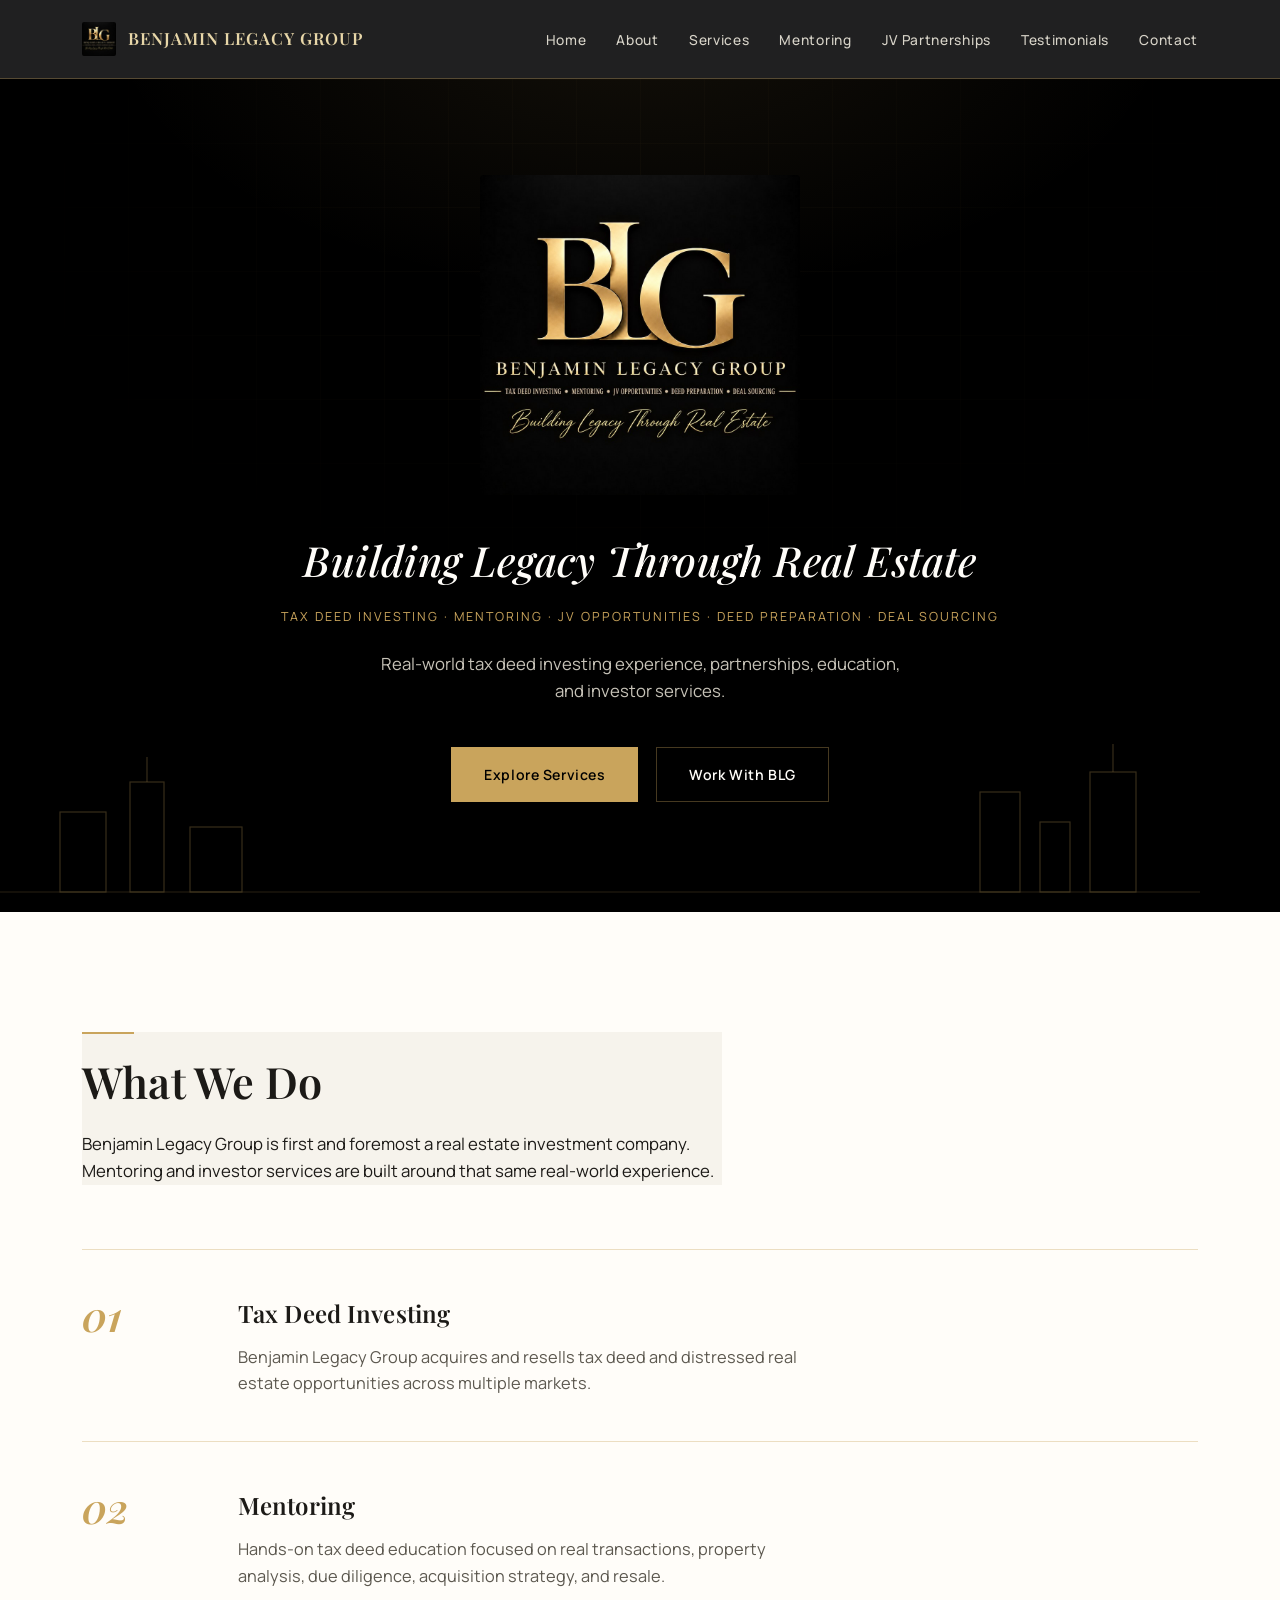
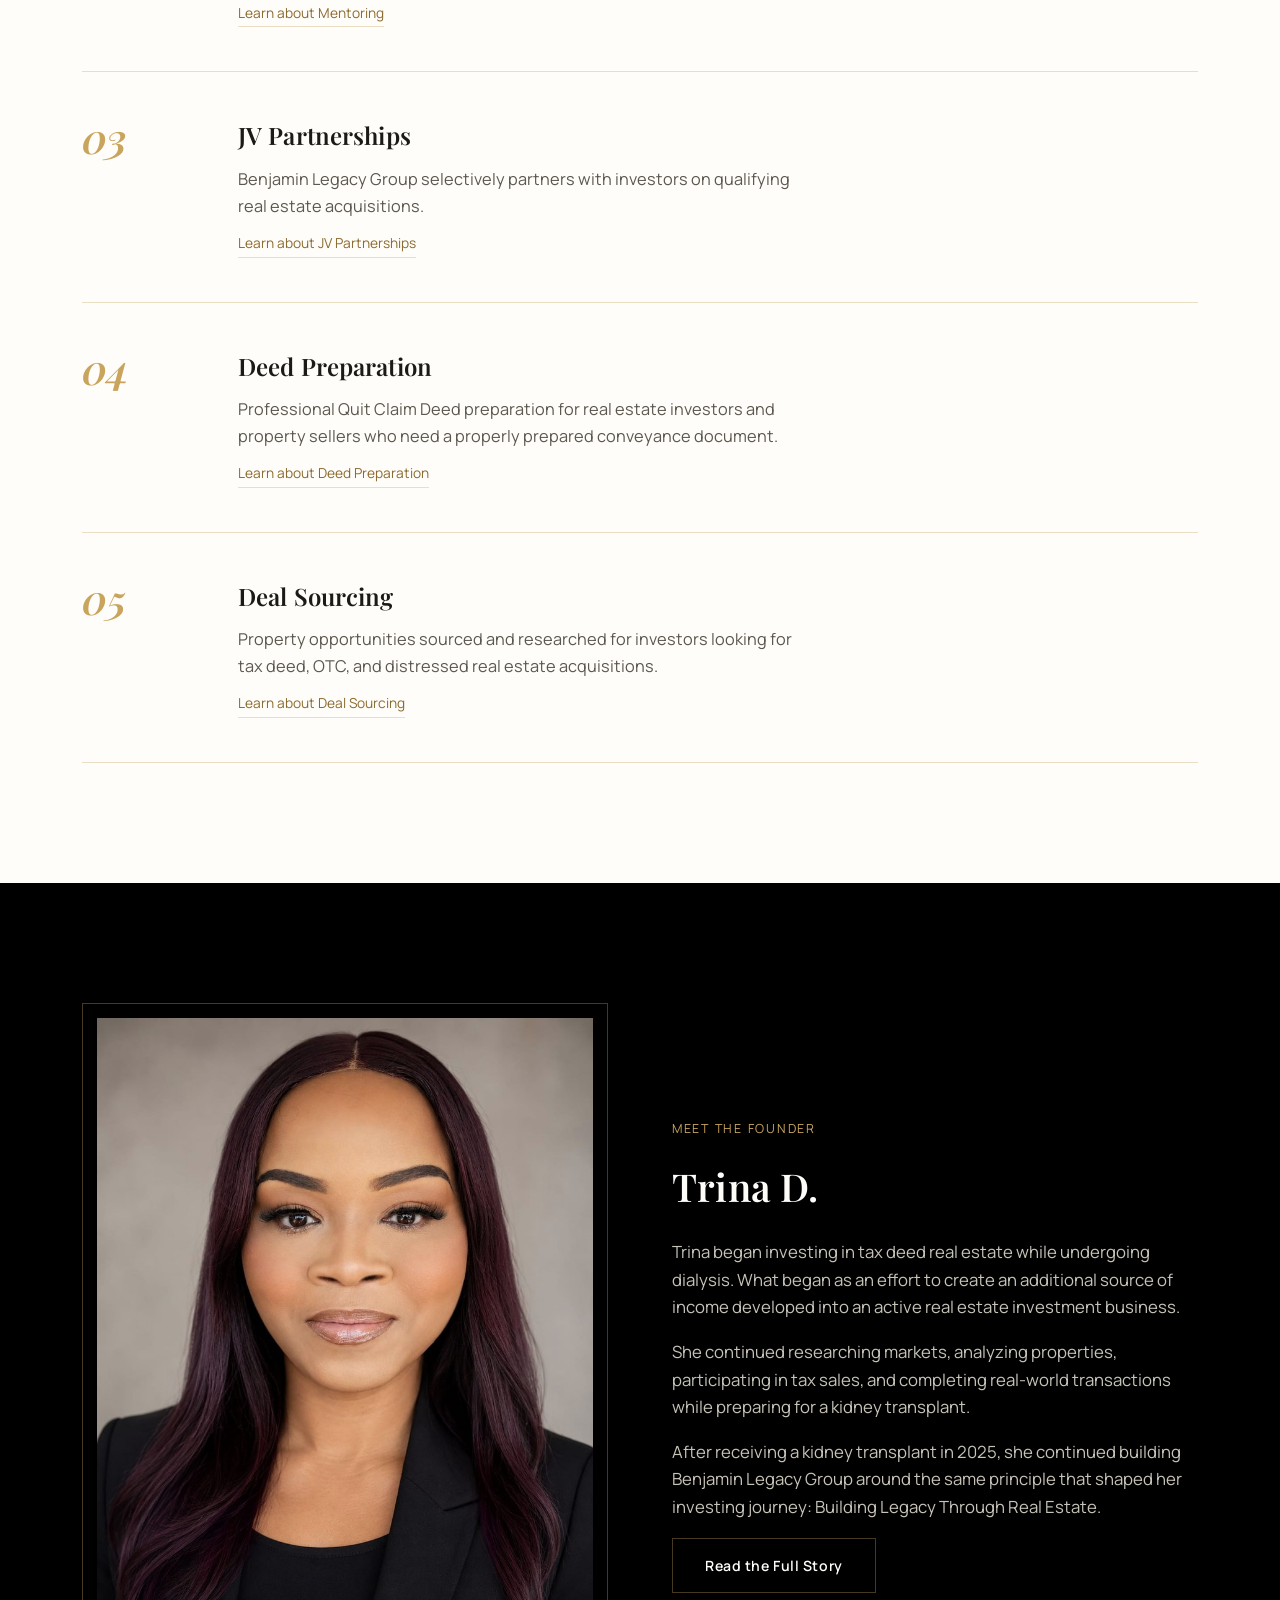
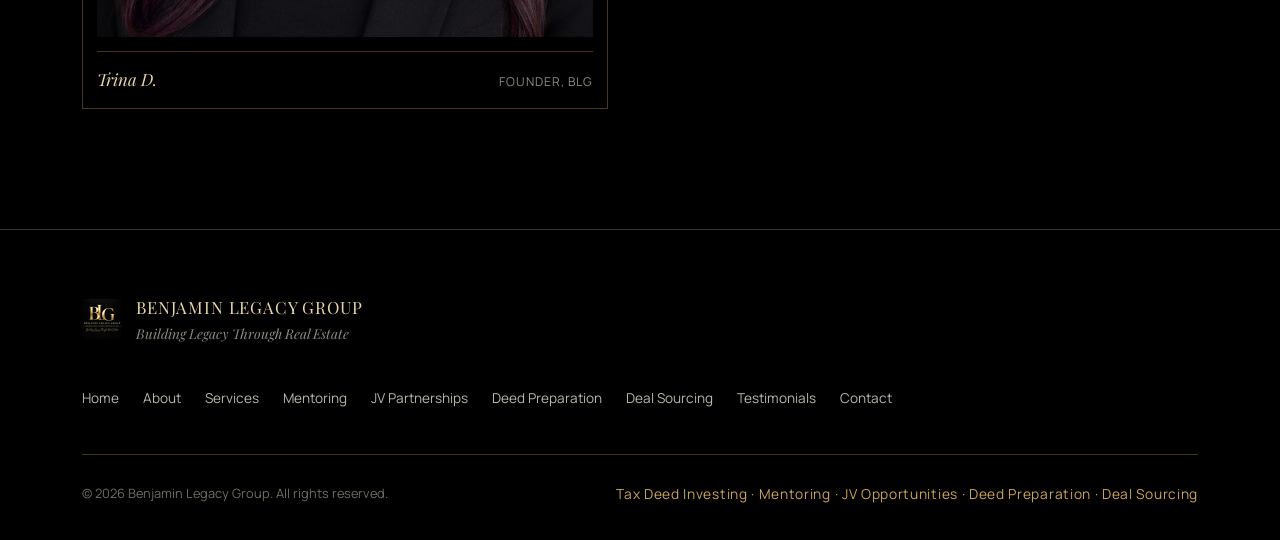
<file: index.html>
<!DOCTYPE html>
<html lang="en">
<head>
<meta charset="UTF-8">
<meta name="viewport" content="width=device-width, initial-scale=1.0">
<title>Benjamin Legacy Group — Building Legacy Through Real Estate</title>
  <link rel="icon" type="image/jpeg" href="images/logo-small.jpg">
<link rel="preconnect" href="https://fonts.googleapis.com">
<link rel="preconnect" href="https://fonts.gstatic.com" crossorigin>
<link href="https://fonts.googleapis.com/css2?family=Playfair+Display:ital,wght@0,500;0,600;0,700;1,500;1,600&family=Manrope:wght@400;500;600;700&display=swap" rel="stylesheet">
<link rel="stylesheet" href="styles.css">
</head>
<body>

<nav class="site-nav">
  <div class="nav-row">
    <a href="index.html" class="brand-mark">
      <img src="images/logo-small.jpg" alt="Benjamin Legacy Group mark">
      <span>BENJAMIN&nbsp;LEGACY&nbsp;GROUP</span>
    </a>
    <button class="nav-toggle" id="navToggle" aria-expanded="false" aria-controls="navLinks">Menu</button>
    <ul class="nav-links" id="navLinks">
      <li><a href="index.html">Home</a></li>
      <li><a href="about.html">About</a></li>
      <li class="has-dropdown">
        <a href="services.html">Services</a>
        <ul class="dropdown">
          <li><a href="deed-prep.html">Deed Preparation</a></li>
          <li><a href="deal-sourcing.html">Deal Sourcing</a></li>
        </ul>
      </li>
      <li><a href="mentoring.html">Mentoring</a></li>
      <li><a href="jv.html">JV Partnerships</a></li>
      <li><a href="testimonials.html">Testimonials</a></li>
      <li><a href="contact.html">Contact</a></li>
    </ul>
  </div>
</nav>

<header class="hero" id="home">
  <div class="container hero-inner">
    <div class="hero-logo">
      <img src="images/logo-large.jpg" alt="Benjamin Legacy Group — Building Legacy Through Real Estate">
    </div>
    <h1>Building Legacy Through Real Estate</h1>
    <div class="hero-kicker">Tax Deed Investing · Mentoring · JV Opportunities · Deed Preparation · Deal Sourcing</div>
    <p class="hero-sub">Real-world tax deed investing experience, partnerships, education, and investor services.</p>
    <div class="hero-ctas">
      <a href="services.html" class="btn btn-gold">Explore Services</a>
      <a href="contact.html" class="btn btn-outline">Work With BLG</a>
    </div>
  </div>
  <svg class="hero-skyline" viewBox="0 0 1200 190" preserveAspectRatio="none" xmlns="http://www.w3.org/2000/svg" aria-hidden="true">
    <line x1="0" y1="170" x2="1200" y2="170" stroke="rgba(201,164,92,0.4)" stroke-width="1"/>
    <g fill="none" stroke="rgba(201,164,92,0.55)" stroke-width="1.2">
      <rect x="60" y="90" width="46" height="80"/>
      <rect x="130" y="60" width="34" height="110"/>
      <rect x="190" y="105" width="52" height="65"/>
      <rect x="980" y="70" width="40" height="100"/>
      <rect x="1040" y="100" width="30" height="70"/>
      <rect x="1090" y="50" width="46" height="120"/>
      <line x1="147" y1="60" x2="147" y2="35"/>
      <line x1="1113" y1="50" x2="1113" y2="22"/>
    </g>
  </svg>
</header>

<section class="on-white" id="services">
  <div class="container">
    <div class="section-head on-light">
      <div class="rule"></div>
      <h2>What We Do</h2>
      <p>Benjamin Legacy Group is first and foremost a real estate investment company. Mentoring and investor services are built around that same real-world experience.</p>
    </div>

    <div class="service-list">
      <div class="service-row">
        <div class="service-num">01</div>
        <div><h3>Tax Deed Investing</h3>
        <p>Benjamin Legacy Group acquires and resells tax deed and distressed real estate opportunities across multiple markets.</p></div>
      </div>
      <div class="service-row">
        <div class="service-num">02</div>
        <div><h3>Mentoring</h3>
        <p>Hands-on tax deed education focused on real transactions, property analysis, due diligence, acquisition strategy, and resale.</p>
        <a class="service-link" href="mentoring.html">Learn about Mentoring</a></div>
      </div>
      <div class="service-row">
        <div class="service-num">03</div>
        <div><h3>JV Partnerships</h3>
        <p>Benjamin Legacy Group selectively partners with investors on qualifying real estate acquisitions.</p>
        <a class="service-link" href="jv.html">Learn about JV Partnerships</a></div>
      </div>
      <div class="service-row">
        <div class="service-num">04</div>
        <div><h3>Deed Preparation</h3>
        <p>Professional Quit Claim Deed preparation for real estate investors and property sellers who need a properly prepared conveyance document.</p>
        <a class="service-link" href="deed-prep.html">Learn about Deed Preparation</a></div>
      </div>
      <div class="service-row">
        <div class="service-num">05</div>
        <div><h3>Deal Sourcing</h3>
        <p>Property opportunities sourced and researched for investors looking for tax deed, OTC, and distressed real estate acquisitions.</p>
        <a class="service-link" href="deal-sourcing.html">Learn about Deal Sourcing</a></div>
      </div>
    </div>
  </div>
</section>

<section class="on-dark">
  <div class="container founder-teaser">
    <div class="founder-photo-frame">
      <img src="images/headshot.jpg" alt="Trina founder of Benjamin Legacy Group">
      <div class="founder-photo-cap">
        <span class="fp-name">Trina D.</span>
        <span class="fp-role">Founder, BLG</span>
      </div>
    </div>
    <div>
      <div class="tag">Meet the Founder</div>
      <h2>Trina D.</h2>
      <p>Trina began investing in tax deed real estate while undergoing dialysis. What began as an effort to create an additional source of income developed into an active real estate investment business.</p>
      <p>She continued researching markets, analyzing properties, participating in tax sales, and completing real-world transactions while preparing for a kidney transplant.</p>
      <p>After receiving a kidney transplant in 2025, she continued building Benjamin Legacy Group around the same principle that shaped her investing journey: Building Legacy Through Real Estate.</p>
      <a href="about.html" class="btn btn-outline">Read the Full Story</a>
    </div>
  </div>
</section>

<footer>
  <div class="container">
    <div class="footer-top">
      <div class="footer-brand">
        <img src="images/logo-small.jpg" alt="Benjamin Legacy Group mark">
        <div class="footer-brand-text">
          <div class="name">BENJAMIN LEGACY GROUP</div>
          <div class="tag">Building Legacy Through Real Estate</div>
        </div>
      </div>
      <ul class="footer-nav">
        <li><a href="index.html">Home</a></li>
        <li><a href="about.html">About</a></li>
        <li><a href="services.html">Services</a></li>
        <li><a href="mentoring.html">Mentoring</a></li>
        <li><a href="jv.html">JV Partnerships</a></li>
        <li><a href="deed-prep.html">Deed Preparation</a></li>
        <li><a href="deal-sourcing.html">Deal Sourcing</a></li>
        <li><a href="testimonials.html">Testimonials</a></li>
        <li><a href="contact.html">Contact</a></li>
      </ul>
    </div>
    <div class="footer-bottom">
      <span>&copy; 2026 Benjamin Legacy Group. All rights reserved.</span>
      <span class="services-line">Tax Deed Investing · Mentoring · JV Opportunities · Deed Preparation · Deal Sourcing</span>
    </div>
  </div>
</footer>

<script src="nav.js"></script>
</body>
</html>
</file>
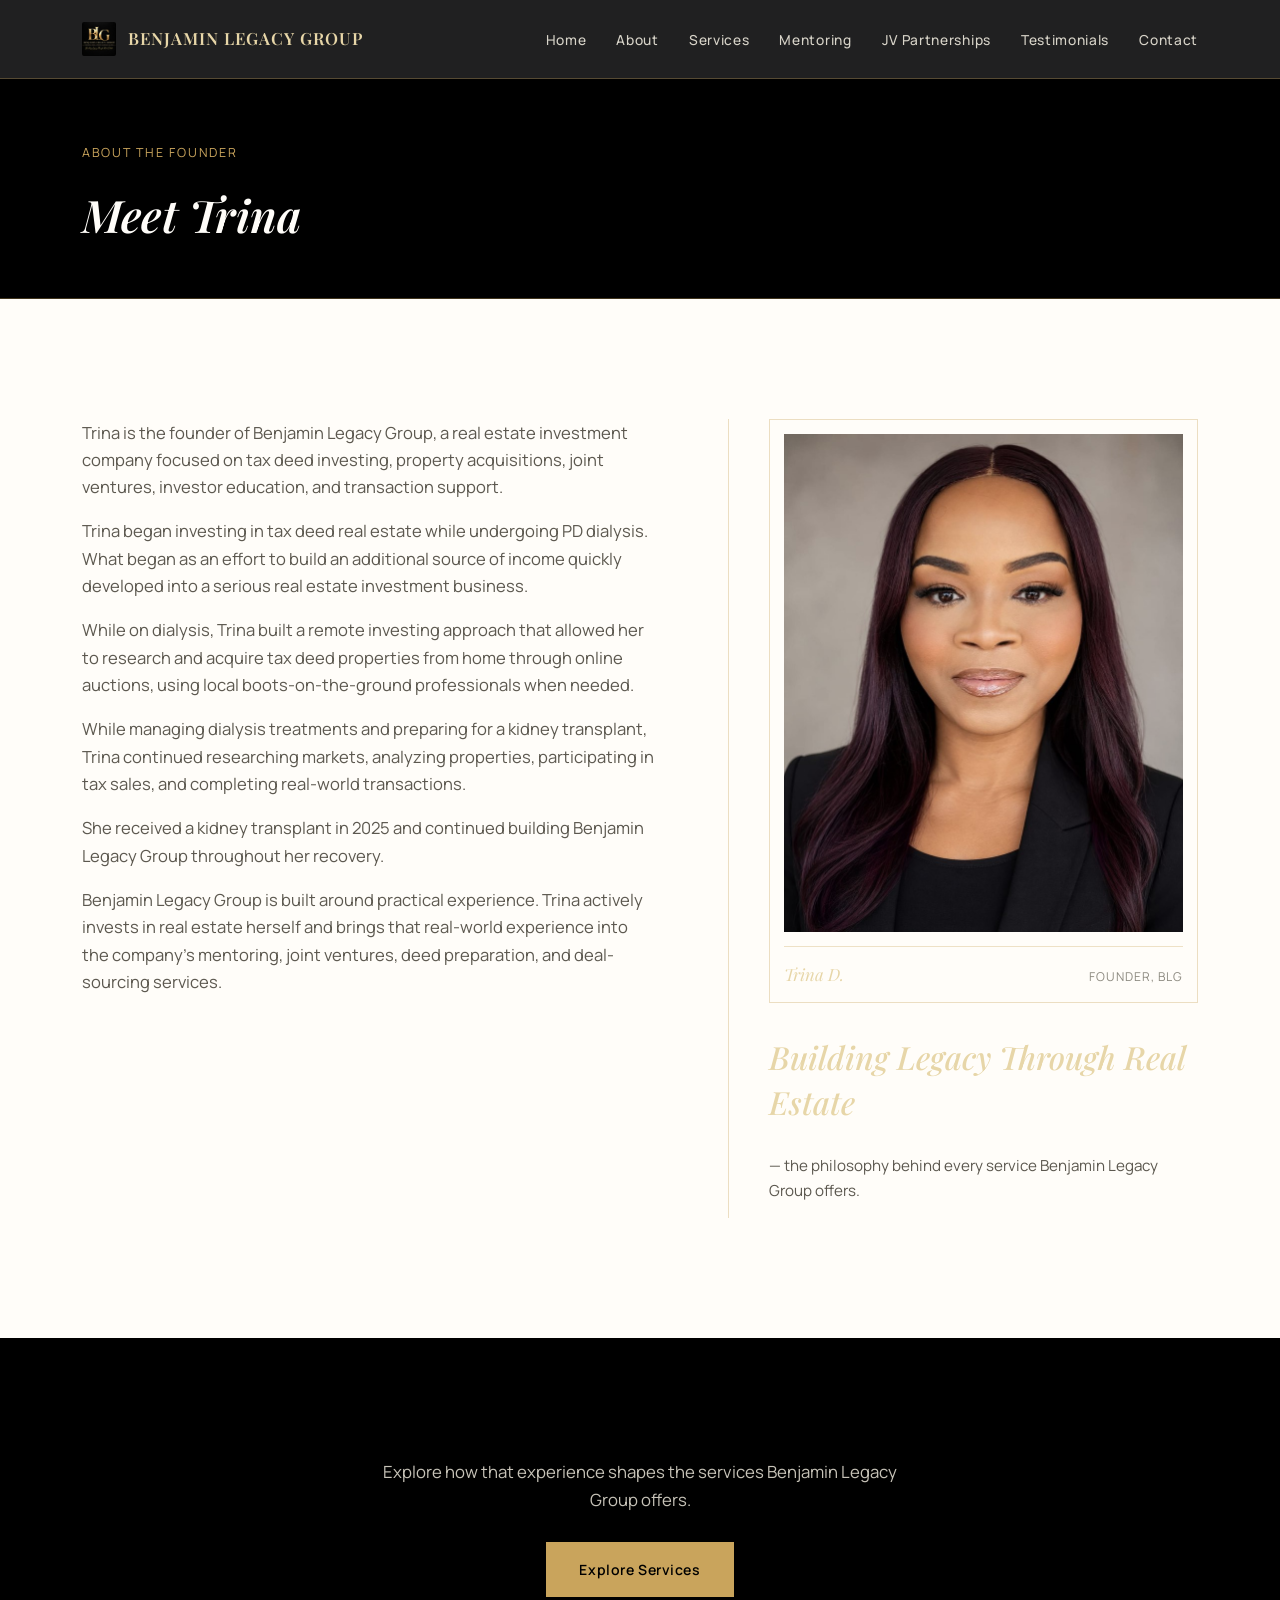
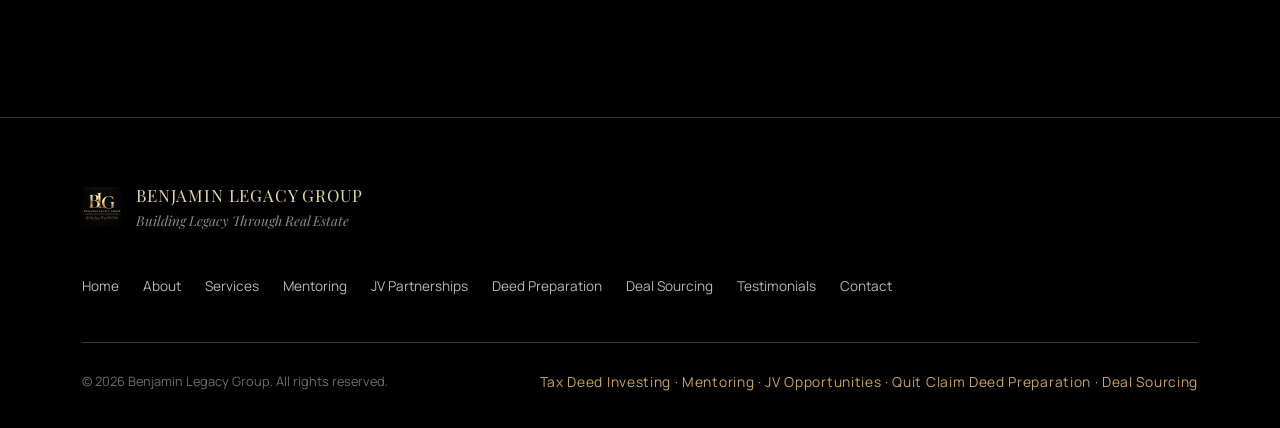
<file: about.html>
<!DOCTYPE html>
<html lang="en">
<head>
<meta charset="UTF-8">
<meta name="viewport" content="width=device-width, initial-scale=1.0">
<title>About Trina Davis — Benjamin Legacy Group</title>
<link rel="preconnect" href="https://fonts.googleapis.com">
<link rel="preconnect" href="https://fonts.gstatic.com" crossorigin>
<link href="https://fonts.googleapis.com/css2?family=Playfair+Display:ital,wght@0,500;0,600;0,700;1,500;1,600&family=Manrope:wght@400;500;600;700&display=swap" rel="stylesheet">
<link rel="stylesheet" href="styles.css">
</head>
<body>

<nav class="site-nav">
  <div class="nav-row">
    <a href="index.html" class="brand-mark">
      <img src="images/logo-small.jpg" alt="Benjamin Legacy Group mark">
      <span>BENJAMIN&nbsp;LEGACY&nbsp;GROUP</span>
    </a>
    <button class="nav-toggle" id="navToggle" aria-expanded="false" aria-controls="navLinks">Menu</button>
    <ul class="nav-links" id="navLinks">
      <li><a href="index.html">Home</a></li>
      <li><a href="about.html">About</a></li>
      <li class="has-dropdown">
        <a href="services.html">Services</a>
        <ul class="dropdown">
          <li><a href="deed-prep.html">Deed Preparation</a></li>
          <li><a href="deal-sourcing.html">Deal Sourcing</a></li>
        </ul>
      </li>
      <li><a href="mentoring.html">Mentoring</a></li>
      <li><a href="jv.html">JV Partnerships</a></li>
      <li><a href="testimonials.html">Testimonials</a></li>
      <li><a href="contact.html">Contact</a></li>
    </ul>
  </div>
</nav>

<div class="page-header">
  <div class="container">
    <div class="eyebrow">About the Founder</div>
    <h1>Meet Trina</h1>
  </div>
</div>

<section class="on-white">
  <div class="container about-grid">
    <div class="about-copy">
      <p>Trina is the founder of Benjamin Legacy Group, a real estate investment company focused on tax deed investing, property acquisitions, joint ventures, investor education, and transaction support.</p>
      <p>Trina began investing in tax deed real estate while undergoing PD dialysis. What began as an effort to build an additional source of income quickly developed into a serious real estate investment business.</p>
      <p>While on dialysis, Trina built a remote investing approach that allowed her to research and acquire tax deed properties from home through online auctions, using local boots-on-the-ground professionals when needed.</p>
      <p>While managing dialysis treatments and preparing for a kidney transplant, Trina continued researching markets, analyzing properties, participating in tax sales, and completing real-world transactions.</p>
      <p>She received a kidney transplant in 2025 and continued building Benjamin Legacy Group throughout her recovery.</p>
      <p>Benjamin Legacy Group is built around practical experience. Trina actively invests in real estate herself and brings that real-world experience into the company's mentoring, joint ventures, deed preparation, and deal-sourcing services.</p>
    </div>
    <div class="about-side">
     <div class="founder-photo-frame" style="margin-bottom:32px;">
  <img src="images/headshot.jpg" alt="Trina D., founder of Benjamin Legacy Group">
  <div class="founder-photo-cap">
    <span class="fp-name">Trina D.</span>
    <span class="fp-role">Founder, BLG</span>
  </div>
</div> <div class="founder-quote">Building Legacy Through Real Estate</div>
      <p class="signoff">— the philosophy behind every service Benjamin Legacy Group offers.</p>
    </div>
  </div>
</section>

<section class="on-dark">
  <div class="container" style="text-align:center;">
    <p style="max-width:560px; margin:0 auto 28px; color:#c7c3b8; font-size:1.05rem;">Explore how that experience shapes the services Benjamin Legacy Group offers.</p>
    <a href="services.html" class="btn btn-gold">Explore Services</a>
  </div>
</section>

<footer>
  <div class="container">
    <div class="footer-top">
      <div class="footer-brand">
        <img src="images/logo-small.jpg" alt="Benjamin Legacy Group mark">
        <div class="footer-brand-text">
          <div class="name">BENJAMIN LEGACY GROUP</div>
          <div class="tag">Building Legacy Through Real Estate</div>
        </div>
      </div>
      <ul class="footer-nav">
        <li><a href="index.html">Home</a></li>
        <li><a href="about.html">About</a></li>
        <li><a href="services.html">Services</a></li>
        <li><a href="mentoring.html">Mentoring</a></li>
        <li><a href="jv.html">JV Partnerships</a></li>
        <li><a href="deed-prep.html">Deed Preparation</a></li>
        <li><a href="deal-sourcing.html">Deal Sourcing</a></li>
        <li><a href="testimonials.html">Testimonials</a></li>
        <li><a href="contact.html">Contact</a></li>
      </ul>
    </div>
    <div class="footer-bottom">
      <span>&copy; 2026 Benjamin Legacy Group. All rights reserved.</span>
      <span class="services-line">Tax Deed Investing · Mentoring · JV Opportunities · Quit Claim Deed Preparation · Deal Sourcing</span>
    </div>
  </div>
</footer>

<script src="nav.js"></script>
</body>
</html>
</file>
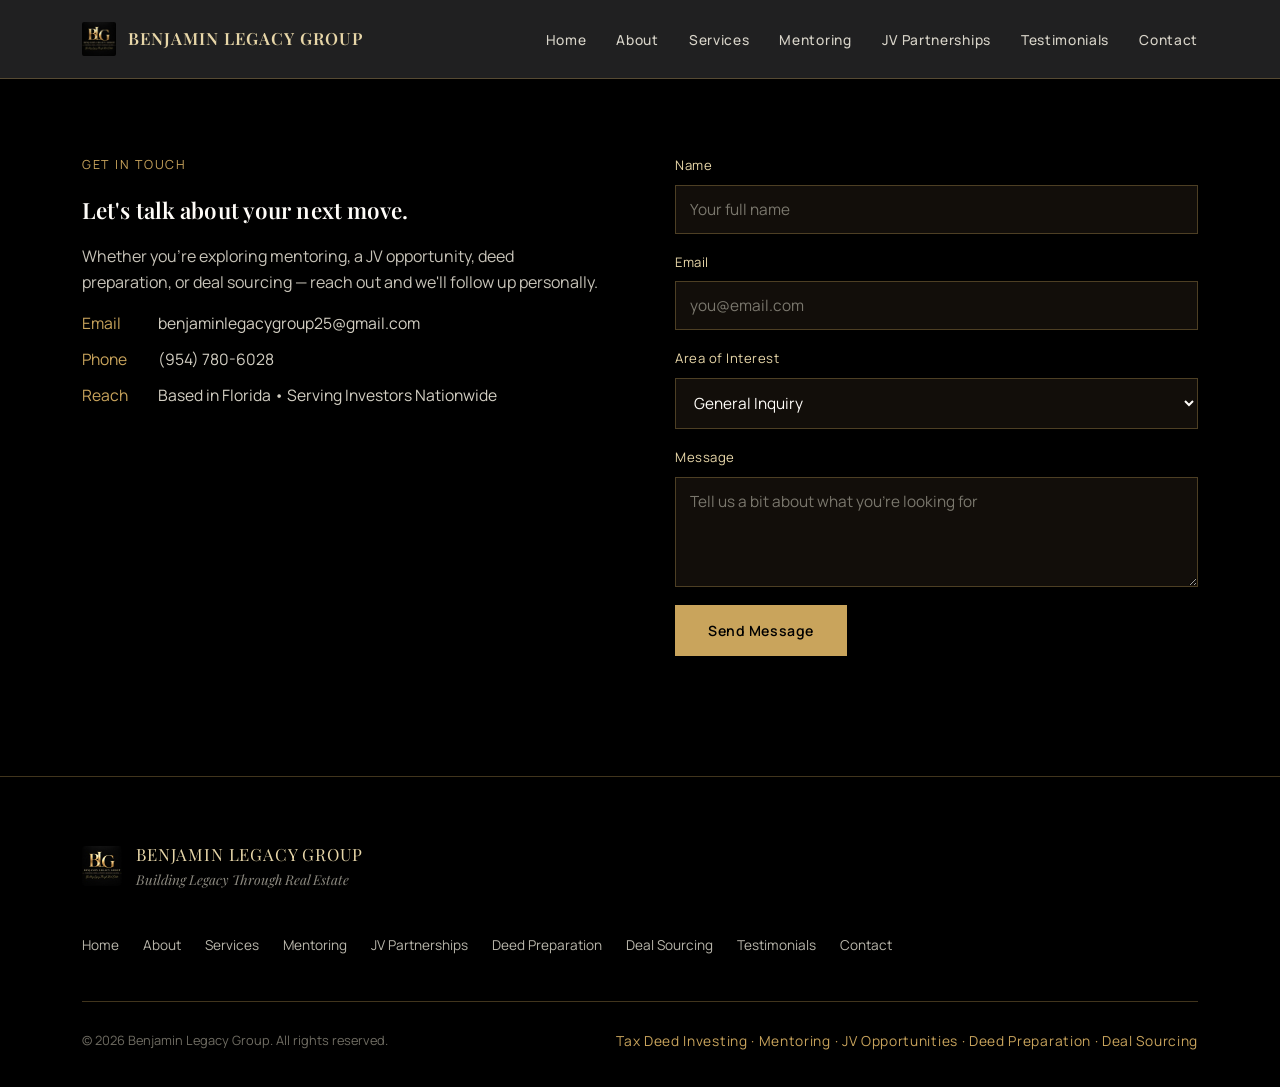
<file: contact.html>
<!DOCTYPE html>
<html lang="en">

<head>
  <meta charset="UTF-8">
  <meta name="viewport" content="width=device-width, initial-scale=1.0">

  <link rel="icon" type="image/jpeg" href="images/logo-small.jpg">
  
  <title>Contact — Benjamin Legacy Group</title>
  <link rel="preconnect" href="https://fonts.googleapis.com">
  <link rel="preconnect" href="https://fonts.gstatic.com" crossorigin>
  <link
    href="https://fonts.googleapis.com/css2?family=Playfair+Display:ital,wght@0,500;0,600;0,700;1,500;1,600&family=Manrope:wght@400;500;600;700&display=swap"
    rel="stylesheet">
  <link rel="stylesheet" href="styles.css">
</head>

<body>

  <nav class="site-nav">
    <div class="nav-row">
      <a href="index.html" class="brand-mark">
        <img src="images/logo-small.jpg" alt="Benjamin Legacy Group mark">
        <span>BENJAMIN&nbsp;LEGACY&nbsp;GROUP</span>
      </a>
      <button class="nav-toggle" id="navToggle" aria-expanded="false" aria-controls="navLinks">Menu</button>
      <ul class="nav-links" id="navLinks">
        <li><a href="index.html">Home</a></li>
        <li><a href="about.html">About</a></li>
        <li class="has-dropdown">
          <a href="services.html">Services</a>
          <ul class="dropdown">
            <li><a href="deed-prep.html">Deed Preparation</a></li>
            <li><a href="deal-sourcing.html">Deal Sourcing</a></li>
          </ul>
        </li>
        <li><a href="mentoring.html">Mentoring</a></li>
        <li><a href="jv.html">JV Partnerships</a></li>
        <li><a href="testimonials.html">Testimonials</a></li>
        <li><a href="contact.html">Contact</a></li>
      </ul>
    </div>
  </nav>

  <section class="on-dark" id="contact" style="padding-top:76px;">
    <div class="container contact-grid">
      <div class="contact-info">
        <div class="tag"
          style="font-size:0.78rem; letter-spacing:0.14em; text-transform:uppercase; color:var(--gold); margin-bottom:16px;">
          Get In Touch
        </div>

        <h3>Let's talk about your next move.</h3>

        <p>
          Whether you're exploring mentoring, a JV opportunity, deed preparation, or deal sourcing — reach out and we'll
          follow up personally.
        </p>

        <div class="contact-line">
          <span class="label">Email</span>
          <a href="mailto:benjaminlegacygroup25@gmail.com">benjaminlegacygroup25@gmail.com</a>
        </div>

        <div class="contact-line">
          <span class="label">Phone</span>
          <a href="tel:+19547806028">(954) 780-6028</a>
        </div>

        <div class="contact-line">
          <span class="label">Reach</span>
          Based in Florida &bull; Serving Investors Nationwide
        </div>
      </div>


      <form
  class="contact-form"
  id="contactForm"
  action="https://formspree.io/f/xaeydnaj"
  method="POST"
>
  <div class="field">
    <label for="name">Name</label>
    <input
      type="text"
      id="name"
      name="name"
      placeholder="Your full name"
      autocomplete="name"
      required
    >
  </div>

  <div class="field">
    <label for="email">Email</label>
    <input
      type="email"
      id="email"
      name="email"
      placeholder="you@email.com"
      autocomplete="email"
      required
    >
  </div>

  <div class="field">
    <label for="interest">Area of Interest</label>
    <select id="interest" name="interest">
      <option value="General Inquiry">General Inquiry</option>
      <option value="Mentoring">Mentoring</option>
      <option value="JV Partnership">JV Partnership</option>
      <option value="Deed Preparation">Deed Preparation</option>
      <option value="Deal Sourcing">Deal Sourcing</option>
    </select>
  </div>

  <div class="field">
    <label for="message">Message</label>
    <textarea
      id="message"
      name="message"
      placeholder="Tell us a bit about what you're looking for"
      required
    ></textarea>
  </div>

  <!-- Formspree settings -->
  <input type="hidden" name="_subject" value="New Contact Form Submission">
  <input type="hidden" name="_replyto" id="replyTo">

  <button
    type="submit"
    class="btn btn-gold"
    id="submitButton"
    style="justify-self:start;"
  >
    Send Message
  </button>

  <p
    id="formNote"
    class="form-success"
    style="display:none;"
  >
    Thank you — your message has been sent successfully. We'll be in touch soon.
  </p>
</form>


    </div>
  </section>

  <footer>
    <div class="container">
      <div class="footer-top">
        <div class="footer-brand">
          <img src="images/logo-small.jpg" alt="Benjamin Legacy Group mark">
          <div class="footer-brand-text">
            <div class="name">BENJAMIN LEGACY GROUP</div>
            <div class="tag">Building Legacy Through Real Estate</div>
          </div>
        </div>
        <ul class="footer-nav">
          <li><a href="index.html">Home</a></li>
          <li><a href="about.html">About</a></li>
          <li><a href="services.html">Services</a></li>
          <li><a href="mentoring.html">Mentoring</a></li>
          <li><a href="jv.html">JV Partnerships</a></li>
          <li><a href="deed-prep.html">Deed Preparation</a></li>
          <li><a href="deal-sourcing.html">Deal Sourcing</a></li>
          <li><a href="testimonials.html">Testimonials</a></li>
          <li><a href="contact.html">Contact</a></li>
        </ul>
      </div>
      <div class="footer-bottom">
        <span>&copy; 2026 Benjamin Legacy Group. All rights reserved.</span>
        <span class="services-line">Tax Deed Investing · Mentoring · JV Opportunities · Deed Preparation · Deal
          Sourcing</span>
      </div>
    </div>
  </footer>



<script>
  // Js script for Form submission
  const contactForm = document.getElementById("contactForm");
  const formNote = document.getElementById("formNote");
  const submitButton = document.getElementById("submitButton");
  const replyTo = document.getElementById("replyTo");

  contactForm.addEventListener("submit", async function (e) {
    e.preventDefault();

    // Put visitor's email into Formspree's reply-to field
    replyTo.value = document.getElementById("email").value;

    submitButton.disabled = true;
    submitButton.textContent = "Sending...";

    try {
      const formData = new FormData(contactForm);

      const response = await fetch(contactForm.action, {
        method: "POST",
        body: formData,
        headers: {
          "Accept": "application/json"
        }
      });

      if (response.ok) {
        contactForm.reset();

        formNote.textContent =
          "Thank you — your message has been sent successfully. We'll be in touch soon.";

        formNote.style.display = "block";
      } else {
        formNote.textContent =
          "Sorry, something went wrong. Please try again.";

        formNote.style.display = "block";
      }
    } catch (error) {
      formNote.textContent =
        "Sorry, something went wrong. Please try again.";

      formNote.style.display = "block";
    }

    submitButton.disabled = false;
    submitButton.textContent = "Send Message";
  });
</script>





  <script src="nav.js"></script>
  <script>
    // Preset the "Area of Interest" field when arriving from a service page link
    (function () {
      const params = new URLSearchParams(window.location.search);
      const interest = params.get('interest');
      const select = document.getElementById('interest');
      if (interest && select) {
        const match = Array.from(select.options).find(o => o.value === interest || o.textContent === interest);
        if (match) select.value = match.value || match.textContent;
      }
    })();

    document.getElementById('contactForm').addEventListener('submit', function (e) {
      e.preventDefault();
      this.reset();
      document.getElementById('formNote').classList.add('visible');
    });
  </script>




</body>

</html>
</file>
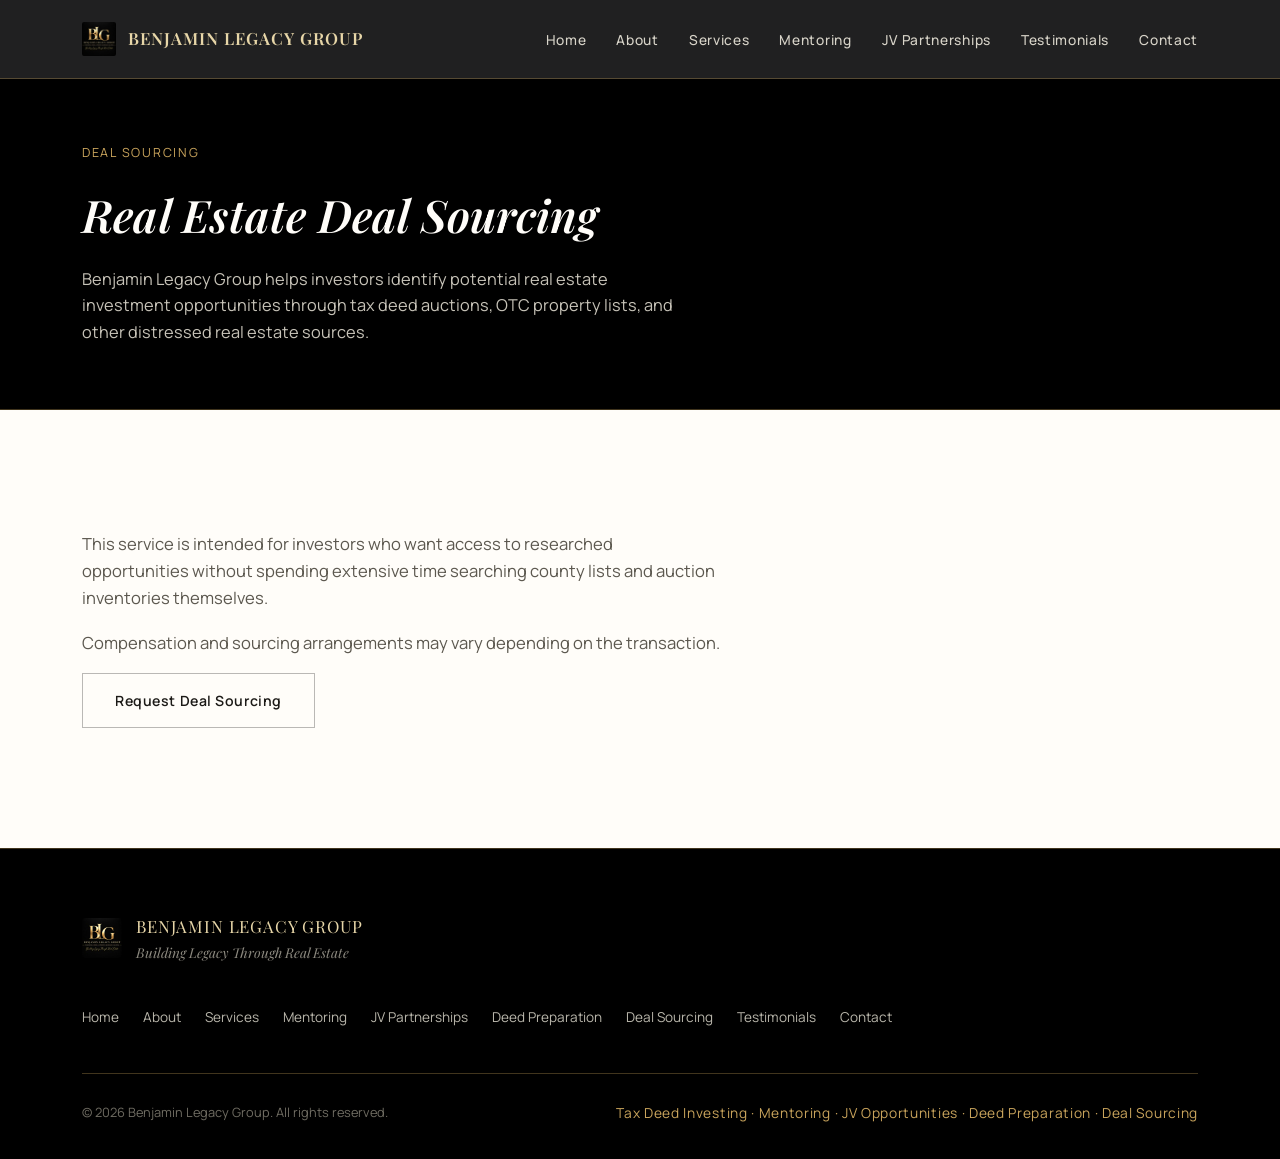
<file: deal-sourcing.html>
<!DOCTYPE html>
<html lang="en">
<head>
<meta charset="UTF-8">
<meta name="viewport" content="width=device-width, initial-scale=1.0">
<title>Deal Sourcing — Benjamin Legacy Group</title>

  <link rel="icon" type="image/jpeg" href="images/logo-small.jpg">

<link rel="preconnect" href="https://fonts.googleapis.com">
<link rel="preconnect" href="https://fonts.gstatic.com" crossorigin>
<link href="https://fonts.googleapis.com/css2?family=Playfair+Display:ital,wght@0,500;0,600;0,700;1,500;1,600&family=Manrope:wght@400;500;600;700&display=swap" rel="stylesheet">
<link rel="stylesheet" href="styles.css">
</head>
<body>

<nav class="site-nav">
  <div class="nav-row">
    <a href="index.html" class="brand-mark">
      <img src="images/logo-small.jpg" alt="Benjamin Legacy Group mark">
      <span>BENJAMIN&nbsp;LEGACY&nbsp;GROUP</span>
    </a>
    <button class="nav-toggle" id="navToggle" aria-expanded="false" aria-controls="navLinks">Menu</button>
    <ul class="nav-links" id="navLinks">
      <li><a href="index.html">Home</a></li>
      <li><a href="about.html">About</a></li>
      <li class="has-dropdown">
        <a href="services.html">Services</a>
        <ul class="dropdown">
          <li><a href="deed-prep.html">Deed Preparation</a></li>
          <li><a href="deal-sourcing.html">Deal Sourcing</a></li>
        </ul>
      </li>
      <li><a href="mentoring.html">Mentoring</a></li>
      <li><a href="jv.html">JV Partnerships</a></li>
      <li><a href="testimonials.html">Testimonials</a></li>
      <li><a href="contact.html">Contact</a></li>
    </ul>
  </div>
</nav>

<div class="page-header">
  <div class="container">
    <div class="eyebrow">Deal Sourcing</div>
    <h1>Real Estate Deal Sourcing</h1>
    <p>Benjamin Legacy Group helps investors identify potential real estate investment opportunities through tax deed auctions, OTC property lists, and other distressed real estate sources.</p>
  </div>
</div>

<section class="on-white">
  <div class="container">
    <div style="max-width:640px;">
      <p style="color:var(--ink-soft); font-size:1.04rem;">This service is intended for investors who want access to researched opportunities without spending extensive time searching county lists and auction inventories themselves.</p>
      <p style="color:var(--ink-soft); font-size:1.04rem;">Compensation and sourcing arrangements may vary depending on the transaction.</p>
      <a href="contact.html?interest=Deal+Sourcing" class="btn btn-outline-ink">Request Deal Sourcing</a>
    </div>
  </div>
</section>

<footer>
  <div class="container">
    <div class="footer-top">
      <div class="footer-brand">
        <img src="images/logo-small.jpg" alt="Benjamin Legacy Group mark">
        <div class="footer-brand-text">
          <div class="name">BENJAMIN LEGACY GROUP</div>
          <div class="tag">Building Legacy Through Real Estate</div>
        </div>
      </div>
      <ul class="footer-nav">
        <li><a href="index.html">Home</a></li>
        <li><a href="about.html">About</a></li>
        <li><a href="services.html">Services</a></li>
        <li><a href="mentoring.html">Mentoring</a></li>
        <li><a href="jv.html">JV Partnerships</a></li>
        <li><a href="deed-prep.html">Deed Preparation</a></li>
        <li><a href="deal-sourcing.html">Deal Sourcing</a></li>
        <li><a href="testimonials.html">Testimonials</a></li>
        <li><a href="contact.html">Contact</a></li>
      </ul>
    </div>
    <div class="footer-bottom">
      <span>&copy; 2026 Benjamin Legacy Group. All rights reserved.</span>
      <span class="services-line">Tax Deed Investing · Mentoring · JV Opportunities · Deed Preparation · Deal Sourcing</span>
    </div>
  </div>
</footer>

<script src="nav.js"></script>
</body>
</html>
</file>
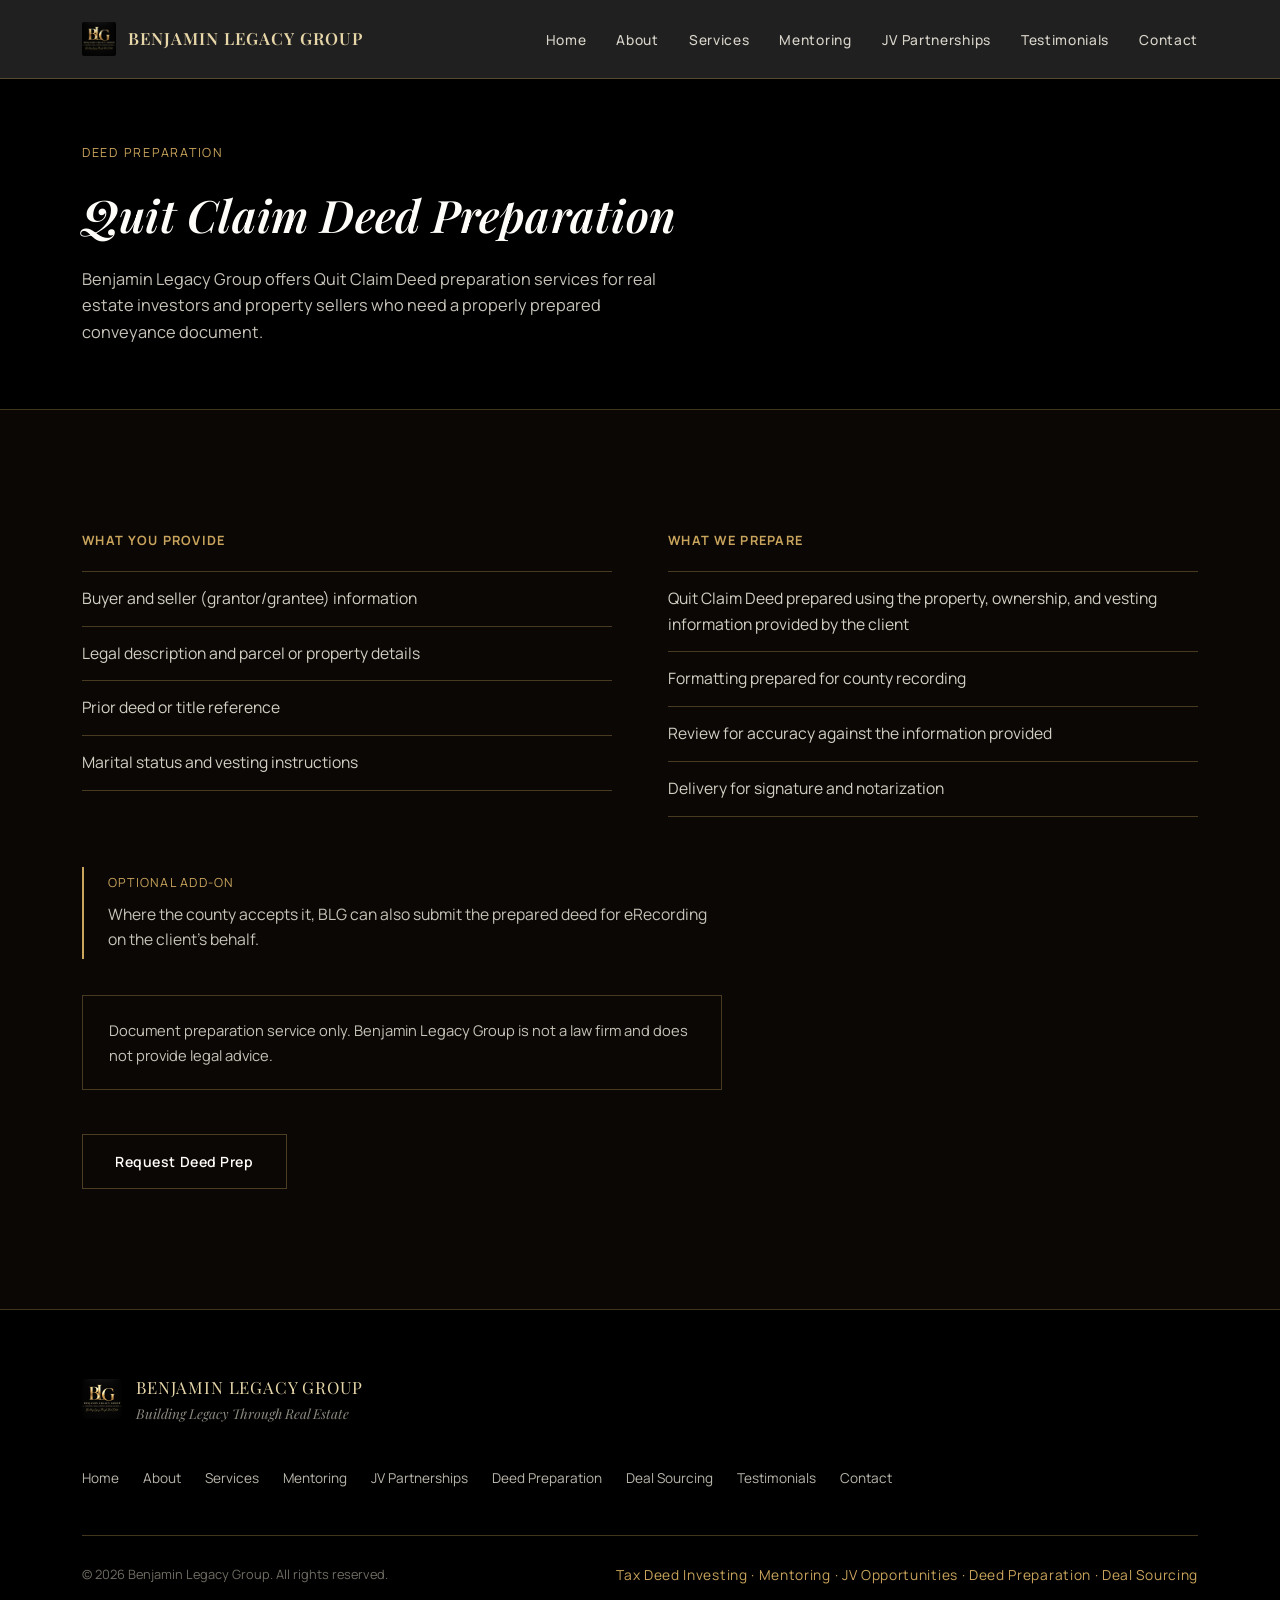
<file: deed-prep.html>
<!DOCTYPE html>
<html lang="en">
<head>
<meta charset="UTF-8">
<meta name="viewport" content="width=device-width, initial-scale=1.0">
<title>Quit Claim Deed Preparation — Benjamin Legacy Group</title>
  <link rel="icon" type="image/jpeg" href="images/logo-small.jpg">
<link rel="preconnect" href="https://fonts.googleapis.com">
<link rel="preconnect" href="https://fonts.gstatic.com" crossorigin>
<link href="https://fonts.googleapis.com/css2?family=Playfair+Display:ital,wght@0,500;0,600;0,700;1,500;1,600&family=Manrope:wght@400;500;600;700&display=swap" rel="stylesheet">
<link rel="stylesheet" href="styles.css">
</head>
<body>

<nav class="site-nav">
  <div class="nav-row">
    <a href="index.html" class="brand-mark">
      <img src="images/logo-small.jpg" alt="Benjamin Legacy Group mark">
      <span>BENJAMIN&nbsp;LEGACY&nbsp;GROUP</span>
    </a>
    <button class="nav-toggle" id="navToggle" aria-expanded="false" aria-controls="navLinks">Menu</button>
    <ul class="nav-links" id="navLinks">
      <li><a href="index.html">Home</a></li>
      <li><a href="about.html">About</a></li>
      <li class="has-dropdown">
        <a href="services.html">Services</a>
        <ul class="dropdown">
          <li><a href="deed-prep.html">Deed Preparation</a></li>
          <li><a href="deal-sourcing.html">Deal Sourcing</a></li>
        </ul>
      </li>
      <li><a href="mentoring.html">Mentoring</a></li>
      <li><a href="jv.html">JV Partnerships</a></li>
      <li><a href="testimonials.html">Testimonials</a></li>
      <li><a href="contact.html">Contact</a></li>
    </ul>
  </div>
</nav>

<div class="page-header">
  <div class="container">
    <div class="eyebrow">Deed Preparation</div>
    <h1>Quit Claim Deed Preparation</h1>
    <p>Benjamin Legacy Group offers Quit Claim Deed preparation services for real estate investors and property sellers who need a properly prepared conveyance document.</p>
  </div>
</div>

<section class="on-charcoal">
  <div class="container">
    <div class="deed-columns">
      <div class="deed-col">
        <h4>What You Provide</h4>
        <ul>
          <li>Buyer and seller (grantor/grantee) information</li>
          <li>Legal description and parcel or property details</li>
          <li>Prior deed or title reference</li>
          <li>Marital status and vesting instructions</li>
        </ul>
      </div>
      <div class="deed-col">
        <h4>What We Prepare</h4>
        <ul>
          <li>Quit Claim Deed prepared using the property, ownership, and vesting information provided by the client</li>
          <li>Formatting prepared for county recording</li>
          <li>Review for accuracy against the information provided</li>
          <li>Delivery for signature and notarization</li>
        </ul>
       
      </div>
    </div>

    <div class="addon-box">
      <span class="addon-label">Optional Add-On</span>
      <p>Where the county accepts it, BLG can also submit the prepared deed for eRecording on the client's behalf.</p>
    </div>

    <div class="disclaimer-box">
      Document preparation service only. Benjamin Legacy Group is not a law firm and does not provide legal advice.
    </div>

    <a href="contact.html?interest=Deed+Preparation" class="btn btn-outline" style="margin-top:44px;">Request Deed Prep</a>
  </div>
</section>

<footer>
  <div class="container">
    <div class="footer-top">
      <div class="footer-brand">
        <img src="images/logo-small.jpg" alt="Benjamin Legacy Group mark">
        <div class="footer-brand-text">
          <div class="name">BENJAMIN LEGACY GROUP</div>
          <div class="tag">Building Legacy Through Real Estate</div>
        </div>
      </div>
      <ul class="footer-nav">
        <li><a href="index.html">Home</a></li>
        <li><a href="about.html">About</a></li>
        <li><a href="services.html">Services</a></li>
        <li><a href="mentoring.html">Mentoring</a></li>
        <li><a href="jv.html">JV Partnerships</a></li>
        <li><a href="deed-prep.html">Deed Preparation</a></li>
        <li><a href="deal-sourcing.html">Deal Sourcing</a></li>
        <li><a href="testimonials.html">Testimonials</a></li>
        <li><a href="contact.html">Contact</a></li>
      </ul>
    </div>
    <div class="footer-bottom">
      <span>&copy; 2026 Benjamin Legacy Group. All rights reserved.</span>
      <span class="services-line">Tax Deed Investing · Mentoring · JV Opportunities · Deed Preparation · Deal Sourcing</span>
    </div>
  </div>
</footer>

<script src="nav.js"></script>
</body>
</html>
</file>
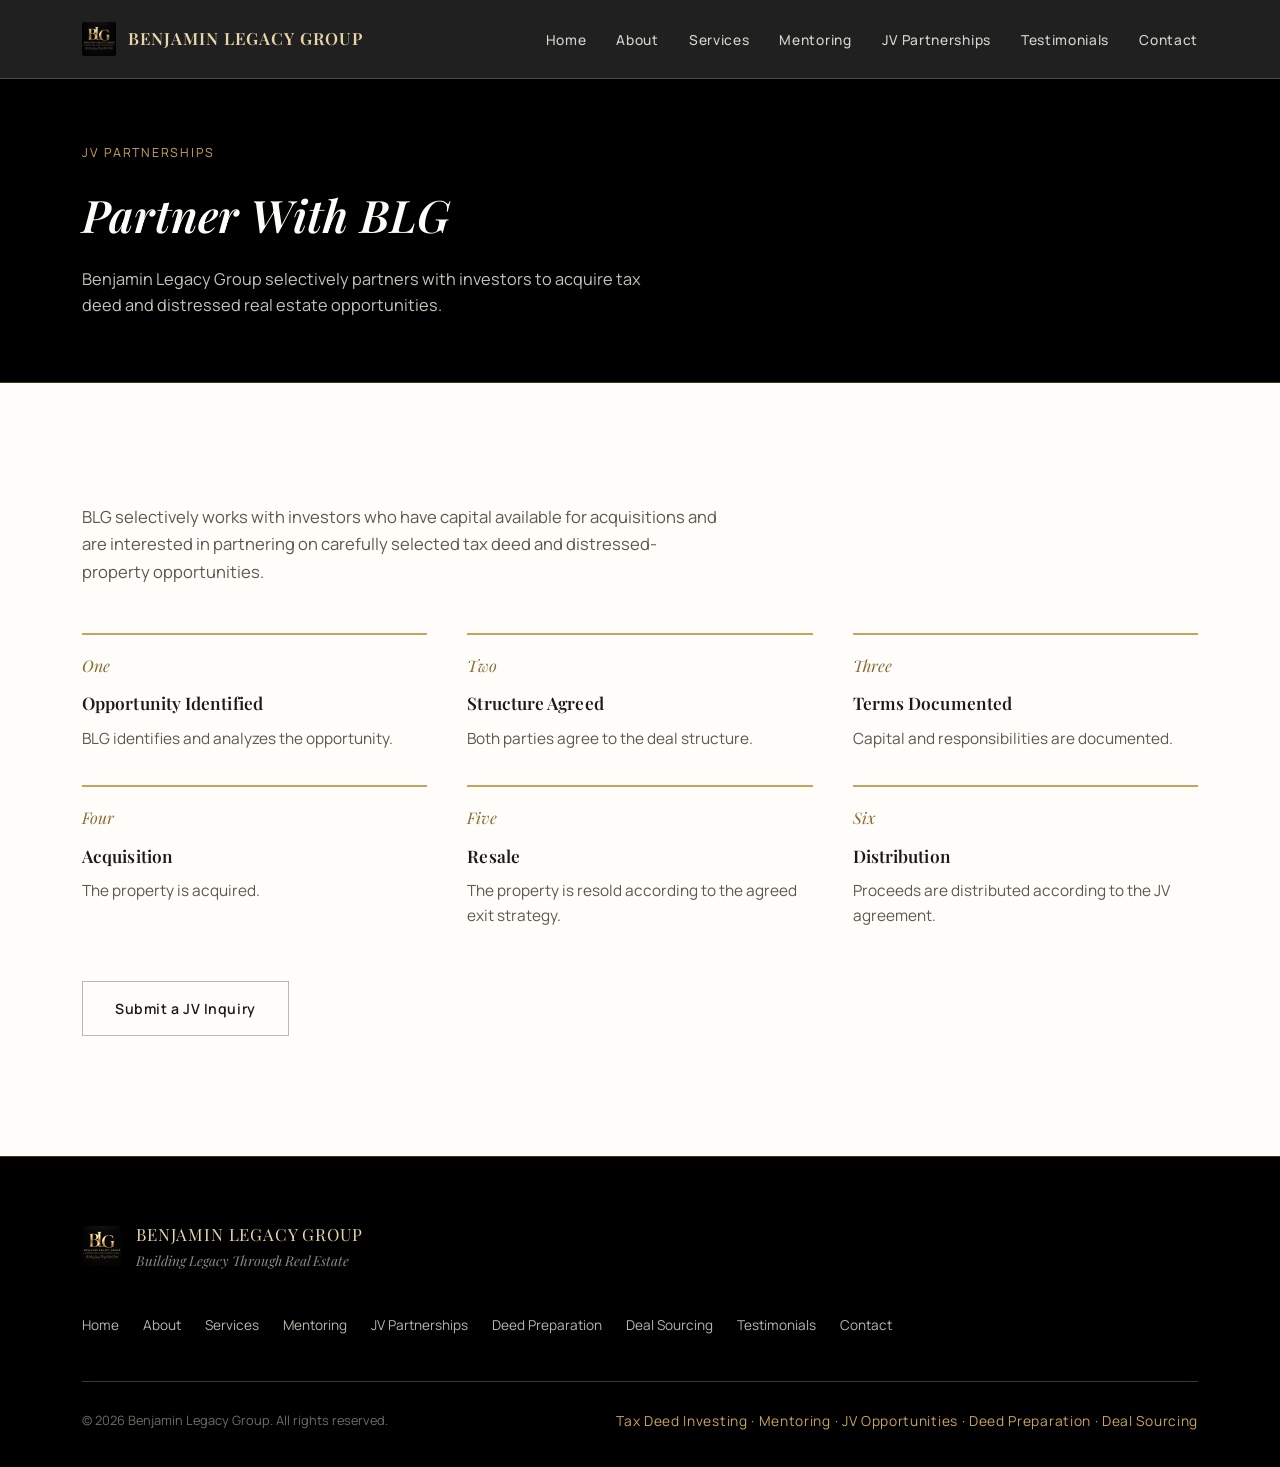
<file: jv.html>
<!DOCTYPE html>
<html lang="en">
<head>
<meta charset="UTF-8">
<meta name="viewport" content="width=device-width, initial-scale=1.0">
<title>JV Partnerships — Benjamin Legacy Group</title>
  <link rel="icon" type="image/jpeg" href="images/logo-small.jpg">
<link rel="preconnect" href="https://fonts.googleapis.com">
<link rel="preconnect" href="https://fonts.gstatic.com" crossorigin>
<link href="https://fonts.googleapis.com/css2?family=Playfair+Display:ital,wght@0,500;0,600;0,700;1,500;1,600&family=Manrope:wght@400;500;600;700&display=swap" rel="stylesheet">
<link rel="stylesheet" href="styles.css">
</head>
<body>

<nav class="site-nav">
  <div class="nav-row">
    <a href="index.html" class="brand-mark">
      <img src="images/logo-small.jpg" alt="Benjamin Legacy Group mark">
      <span>BENJAMIN&nbsp;LEGACY&nbsp;GROUP</span>
    </a>
    <button class="nav-toggle" id="navToggle" aria-expanded="false" aria-controls="navLinks">Menu</button>
    <ul class="nav-links" id="navLinks">
      <li><a href="index.html">Home</a></li>
      <li><a href="about.html">About</a></li>
      <li class="has-dropdown">
        <a href="services.html">Services</a>
        <ul class="dropdown">
          <li><a href="deed-prep.html">Deed Preparation</a></li>
          <li><a href="deal-sourcing.html">Deal Sourcing</a></li>
        </ul>
      </li>
      <li><a href="mentoring.html">Mentoring</a></li>
      <li><a href="jv.html">JV Partnerships</a></li>
      <li><a href="testimonials.html">Testimonials</a></li>
      <li><a href="contact.html">Contact</a></li>
    </ul>
  </div>
</nav>

<div class="page-header">
  <div class="container">
    <div class="eyebrow">JV Partnerships</div>
    <h1>Partner With BLG</h1>
    <p>Benjamin Legacy Group selectively partners with investors to acquire tax deed and distressed real estate opportunities.</p>
  </div>
</div>

<section class="on-white">
  <div class="container">
    <p style="max-width:640px; color:var(--ink-soft); font-size:1.04rem; margin-bottom:48px;">BLG selectively works with investors who have capital available for acquisitions and are interested in partnering on carefully selected tax deed and distressed-property opportunities.</p>

    <div class="jv-flow">
      <div class="jv-step"><span class="step-no">One</span><h4>Opportunity Identified</h4><p>BLG identifies and analyzes the opportunity.</p></div>
      <div class="jv-step"><span class="step-no">Two</span><h4>Structure Agreed</h4><p>Both parties agree to the deal structure.</p></div>
      <div class="jv-step"><span class="step-no">Three</span><h4>Terms Documented</h4><p>Capital and responsibilities are documented.</p></div>
      <div class="jv-step"><span class="step-no">Four</span><h4>Acquisition</h4><p>The property is acquired.</p></div>
      <div class="jv-step"><span class="step-no">Five</span><h4>Resale</h4><p>The property is resold according to the agreed exit strategy.</p></div>
      <div class="jv-step"><span class="step-no">Six</span><h4>Distribution</h4><p>Proceeds are distributed according to the JV agreement.</p></div>
    </div>

    <a href="contact.html?interest=JV+Partnership" class="btn btn-outline-ink">Submit a JV Inquiry</a>
  </div>
</section>

<footer>
  <div class="container">
    <div class="footer-top">
      <div class="footer-brand">
        <img src="images/logo-small.jpg" alt="Benjamin Legacy Group mark">
        <div class="footer-brand-text">
          <div class="name">BENJAMIN LEGACY GROUP</div>
          <div class="tag">Building Legacy Through Real Estate</div>
        </div>
      </div>
      <ul class="footer-nav">
        <li><a href="index.html">Home</a></li>
        <li><a href="about.html">About</a></li>
        <li><a href="services.html">Services</a></li>
        <li><a href="mentoring.html">Mentoring</a></li>
        <li><a href="jv.html">JV Partnerships</a></li>
        <li><a href="deed-prep.html">Deed Preparation</a></li>
        <li><a href="deal-sourcing.html">Deal Sourcing</a></li>
        <li><a href="testimonials.html">Testimonials</a></li>
        <li><a href="contact.html">Contact</a></li>
      </ul>
    </div>
    <div class="footer-bottom">
      <span>&copy; 2026 Benjamin Legacy Group. All rights reserved.</span>
      <span class="services-line">Tax Deed Investing · Mentoring · JV Opportunities · Deed Preparation · Deal Sourcing</span>
    </div>
  </div>
</footer>

<script src="nav.js"></script>
</body>
</html>
</file>
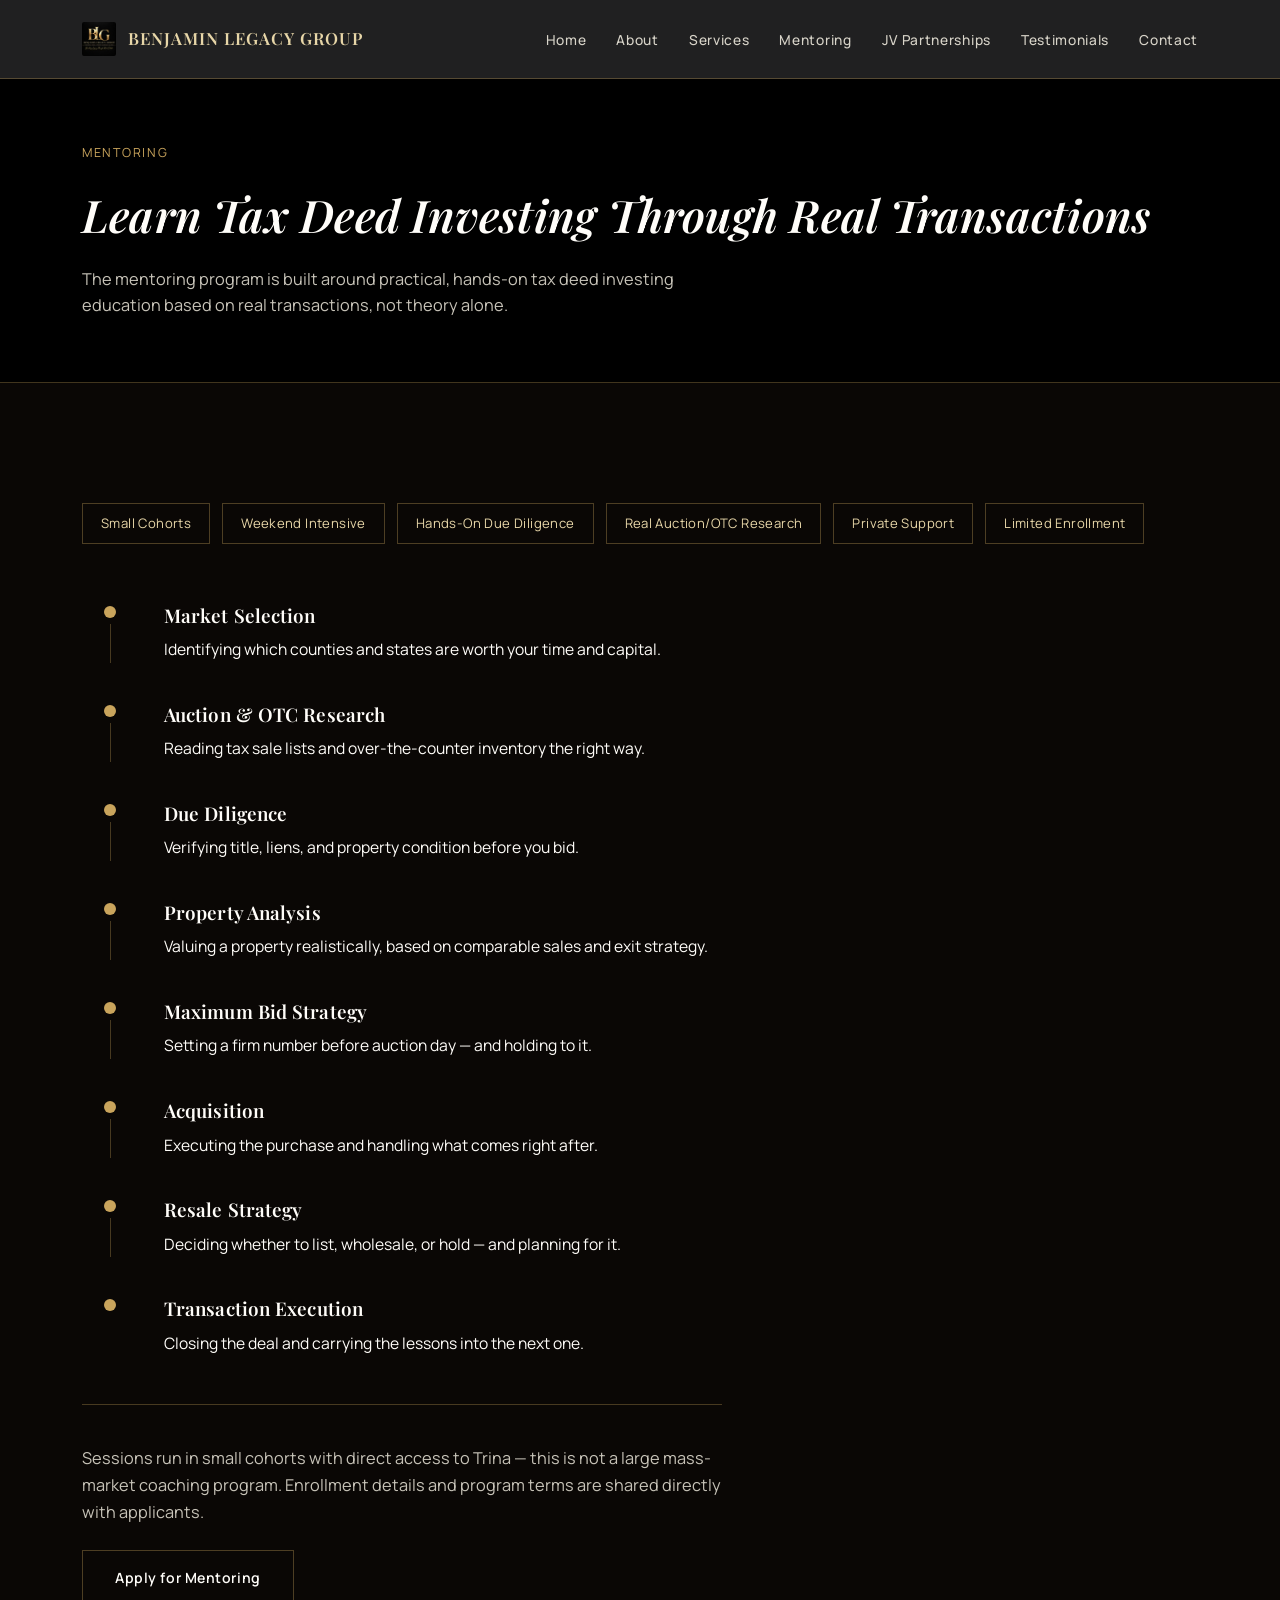
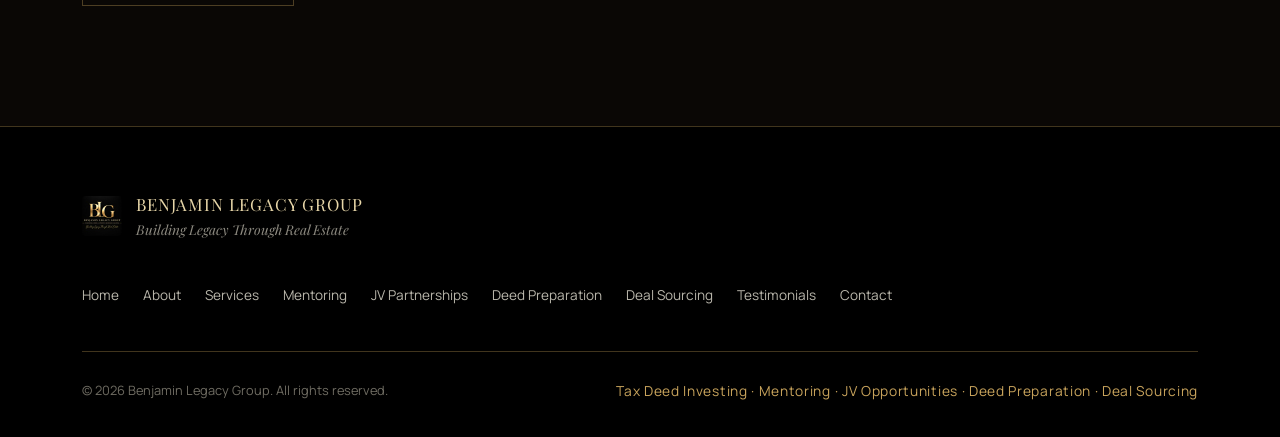
<file: mentoring.html>
<!DOCTYPE html>
<html lang="en">
<head>
<meta charset="UTF-8">
<meta name="viewport" content="width=device-width, initial-scale=1.0">
<title>Mentoring — Benjamin Legacy Group</title>
  <link rel="icon" type="image/jpeg" href="images/logo-small.jpg">
<link rel="preconnect" href="https://fonts.googleapis.com">
<link rel="preconnect" href="https://fonts.gstatic.com" crossorigin>
<link href="https://fonts.googleapis.com/css2?family=Playfair+Display:ital,wght@0,500;0,600;0,700;1,500;1,600&family=Manrope:wght@400;500;600;700&display=swap" rel="stylesheet">
<link rel="stylesheet" href="styles.css">
</head>
<body>

<nav class="site-nav">
  <div class="nav-row">
    <a href="index.html" class="brand-mark">
      <img src="images/logo-small.jpg" alt="Benjamin Legacy Group mark">
      <span>BENJAMIN&nbsp;LEGACY&nbsp;GROUP</span>
    </a>
    <button class="nav-toggle" id="navToggle" aria-expanded="false" aria-controls="navLinks">Menu</button>
    <ul class="nav-links" id="navLinks">
      <li><a href="index.html">Home</a></li>
      <li><a href="about.html">About</a></li>
      <li class="has-dropdown">
        <a href="services.html">Services</a>
        <ul class="dropdown">
          <li><a href="deed-prep.html">Deed Preparation</a></li>
          <li><a href="deal-sourcing.html">Deal Sourcing</a></li>
        </ul>
      </li>
      <li><a href="mentoring.html">Mentoring</a></li>
      <li><a href="jv.html">JV Partnerships</a></li>
      <li><a href="testimonials.html">Testimonials</a></li>
      <li><a href="contact.html">Contact</a></li>
    </ul>
  </div>
</nav>

<div class="page-header">
  <div class="container">
    <div class="eyebrow">Mentoring</div>
    <h1>Learn Tax Deed Investing Through Real Transactions</h1>
    <p>The mentoring program is built around practical, hands-on tax deed investing education based on real transactions, not theory alone.</p>
  </div>
</div>

<section class="on-charcoal">
  <div class="container">
    <div class="tag-strip">
      <span>Small Cohorts</span>
      <span>Weekend Intensive</span>
      <span>Hands-On Due Diligence</span>
      <span>Real Auction/OTC Research</span>
      <span>Private Support</span>
      <span>Limited Enrollment</span>
    </div>

    <div class="pathway">
      <div class="pathway-step">
        <div class="pathway-marker"><div class="pathway-dot"></div><div class="pathway-line"></div></div>
        <div class="pathway-body"><h4>Market Selection</h4><p>Identifying which counties and states are worth your time and capital.</p></div>
      </div>
      <div class="pathway-step">
        <div class="pathway-marker"><div class="pathway-dot"></div><div class="pathway-line"></div></div>
        <div class="pathway-body"><h4>Auction &amp; OTC Research</h4><p>Reading tax sale lists and over-the-counter inventory the right way.</p></div>
      </div>
      <div class="pathway-step">
        <div class="pathway-marker"><div class="pathway-dot"></div><div class="pathway-line"></div></div>
        <div class="pathway-body"><h4>Due Diligence</h4><p>Verifying title, liens, and property condition before you bid.</p></div>
      </div>
      <div class="pathway-step">
        <div class="pathway-marker"><div class="pathway-dot"></div><div class="pathway-line"></div></div>
        <div class="pathway-body"><h4>Property Analysis</h4><p>Valuing a property realistically, based on comparable sales and exit strategy.</p></div>
      </div>
      <div class="pathway-step">
        <div class="pathway-marker"><div class="pathway-dot"></div><div class="pathway-line"></div></div>
        <div class="pathway-body"><h4>Maximum Bid Strategy</h4><p>Setting a firm number before auction day — and holding to it.</p></div>
      </div>
      <div class="pathway-step">
        <div class="pathway-marker"><div class="pathway-dot"></div><div class="pathway-line"></div></div>
        <div class="pathway-body"><h4>Acquisition</h4><p>Executing the purchase and handling what comes right after.</p></div>
      </div>
      <div class="pathway-step">
        <div class="pathway-marker"><div class="pathway-dot"></div><div class="pathway-line"></div></div>
        <div class="pathway-body"><h4>Resale Strategy</h4><p>Deciding whether to list, wholesale, or hold — and planning for it.</p></div>
      </div>
      <div class="pathway-step">
        <div class="pathway-marker"><div class="pathway-dot"></div></div>
        <div class="pathway-body"><h4>Transaction Execution</h4><p>Closing the deal and carrying the lessons into the next one.</p></div>
      </div>
    </div>

    <div class="mentoring-close">
      <p>Sessions run in small cohorts with direct access to Trina — this is not a large mass-market coaching program. Enrollment details and program terms are shared directly with applicants.</p>
      <a href="contact.html?interest=Mentoring" class="btn btn-outline" style="margin-top:8px;">Apply for Mentoring</a>
    </div>
  </div>
</section>

<footer>
  <div class="container">
    <div class="footer-top">
      <div class="footer-brand">
        <img src="images/logo-small.jpg" alt="Benjamin Legacy Group mark">
        <div class="footer-brand-text">
          <div class="name">BENJAMIN LEGACY GROUP</div>
          <div class="tag">Building Legacy Through Real Estate</div>
        </div>
      </div>
      <ul class="footer-nav">
        <li><a href="index.html">Home</a></li>
        <li><a href="about.html">About</a></li>
        <li><a href="services.html">Services</a></li>
        <li><a href="mentoring.html">Mentoring</a></li>
        <li><a href="jv.html">JV Partnerships</a></li>
        <li><a href="deed-prep.html">Deed Preparation</a></li>
        <li><a href="deal-sourcing.html">Deal Sourcing</a></li>
        <li><a href="testimonials.html">Testimonials</a></li>
        <li><a href="contact.html">Contact</a></li>
      </ul>
    </div>
    <div class="footer-bottom">
      <span>&copy; 2026 Benjamin Legacy Group. All rights reserved.</span>
      <span class="services-line">Tax Deed Investing · Mentoring · JV Opportunities · Deed Preparation · Deal Sourcing</span>
    </div>
  </div>
</footer>

<script src="nav.js"></script>
</body>
</html>
</file>
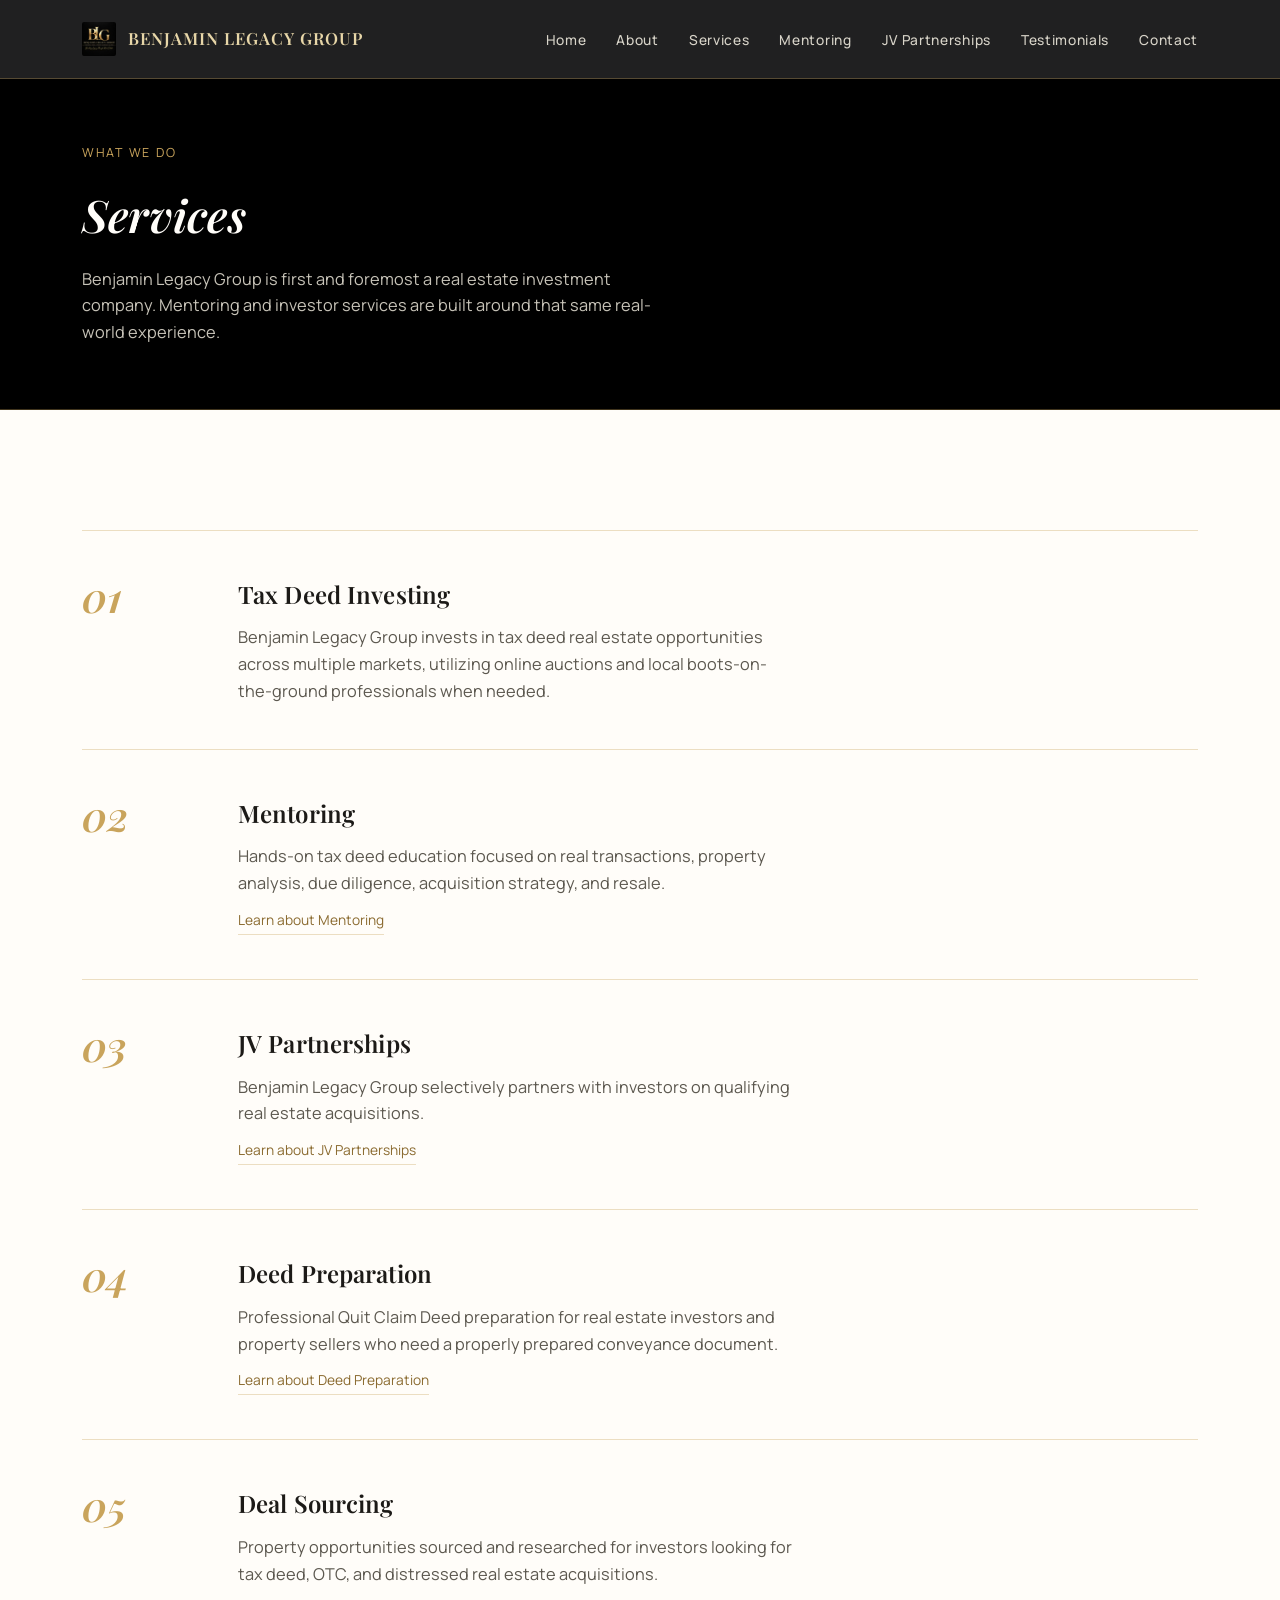
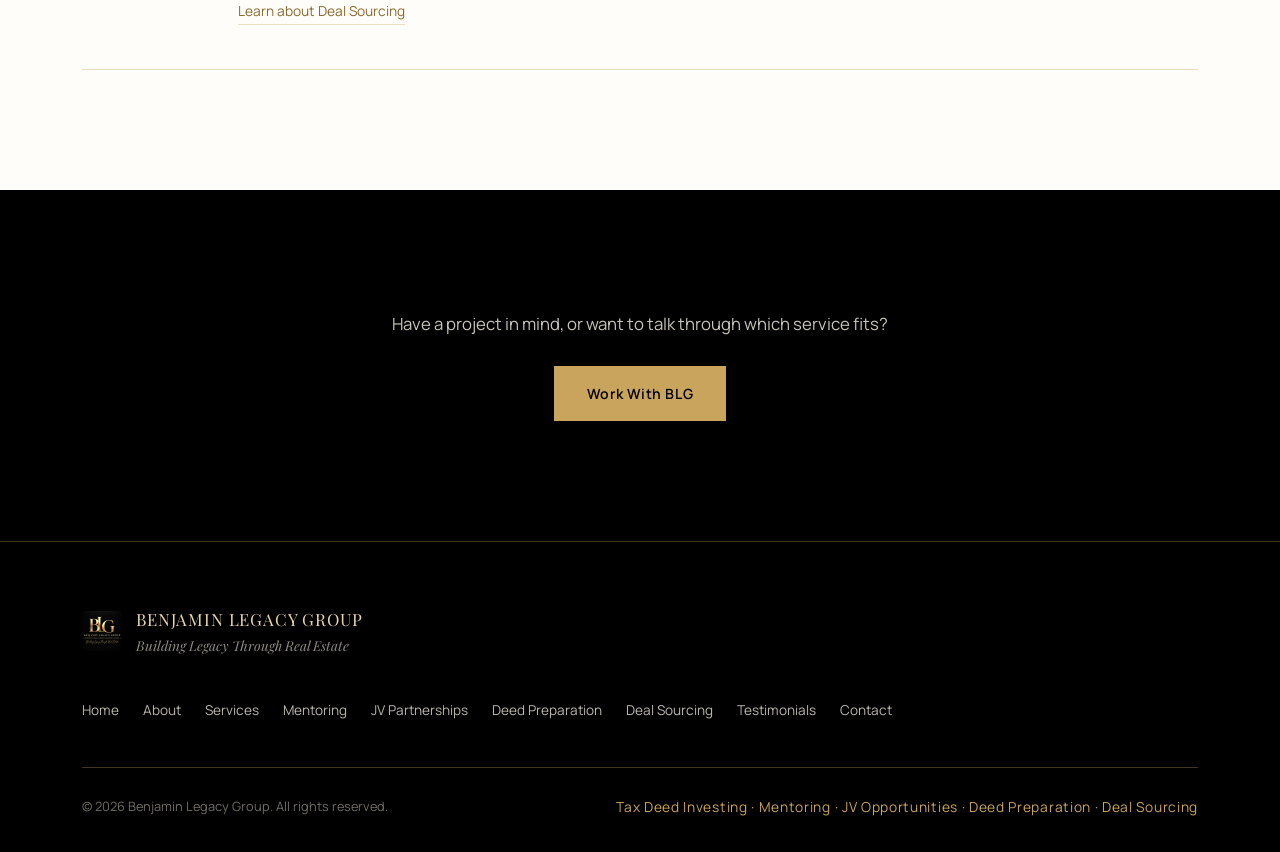
<file: services.html>
<!DOCTYPE html>
<html lang="en">
<head>
<meta charset="UTF-8">
<meta name="viewport" content="width=device-width, initial-scale=1.0">
<title>Services — Benjamin Legacy Group</title>
  <link rel="icon" type="image/jpeg" href="images/logo-small.jpg">
<link rel="preconnect" href="https://fonts.googleapis.com">
<link rel="preconnect" href="https://fonts.gstatic.com" crossorigin>
<link href="https://fonts.googleapis.com/css2?family=Playfair+Display:ital,wght@0,500;0,600;0,700;1,500;1,600&family=Manrope:wght@400;500;600;700&display=swap" rel="stylesheet">
<link rel="stylesheet" href="styles.css">
</head>
<body>

<nav class="site-nav">
  <div class="nav-row">
    <a href="index.html" class="brand-mark">
      <img src="images/logo-small.jpg" alt="Benjamin Legacy Group mark">
      <span>BENJAMIN&nbsp;LEGACY&nbsp;GROUP</span>
    </a>
    <button class="nav-toggle" id="navToggle" aria-expanded="false" aria-controls="navLinks">Menu</button>
    <ul class="nav-links" id="navLinks">
      <li><a href="index.html">Home</a></li>
      <li><a href="about.html">About</a></li>
      <li class="has-dropdown">
        <a href="services.html">Services</a>
        <ul class="dropdown">
          <li><a href="deed-prep.html">Deed Preparation</a></li>
          <li><a href="deal-sourcing.html">Deal Sourcing</a></li>
        </ul>
      </li>
      <li><a href="mentoring.html">Mentoring</a></li>
      <li><a href="jv.html">JV Partnerships</a></li>
      <li><a href="testimonials.html">Testimonials</a></li>
      <li><a href="contact.html">Contact</a></li>
    </ul>
  </div>
</nav>

<div class="page-header">
  <div class="container">
    <div class="eyebrow">What We Do</div>
    <h1>Services</h1>
    <p>Benjamin Legacy Group is first and foremost a real estate investment company. Mentoring and investor services are built around that same real-world experience.</p>
  </div>
</div>

<section class="on-white">
  <div class="container">
    <div class="service-list">
      <div class="service-row">
        <div class="service-num">01</div>
        <div><h3>Tax Deed Investing</h3>
        <p>Benjamin Legacy Group invests in tax deed real estate opportunities across multiple markets, utilizing online auctions and local boots-on-the-ground professionals when needed.</p></div>
      </div>
      <div class="service-row">
        <div class="service-num">02</div>
        <div><h3>Mentoring</h3>
        <p>Hands-on tax deed education focused on real transactions, property analysis, due diligence, acquisition strategy, and resale.</p>
        <a class="service-link" href="mentoring.html">Learn about Mentoring</a></div>
      </div>
      <div class="service-row">
        <div class="service-num">03</div>
        <div><h3>JV Partnerships</h3>
        <p>Benjamin Legacy Group selectively partners with investors on qualifying real estate acquisitions.</p>
        <a class="service-link" href="jv.html">Learn about JV Partnerships</a></div>
      </div>
      <div class="service-row">
        <div class="service-num">04</div>
        <div><h3>Deed Preparation</h3>
        <p>Professional Quit Claim Deed preparation for real estate investors and property sellers who need a properly prepared conveyance document.</p>
        <a class="service-link" href="deed-prep.html">Learn about Deed Preparation</a></div>
      </div>
      <div class="service-row">
        <div class="service-num">05</div>
        <div><h3>Deal Sourcing</h3>
        <p>Property opportunities sourced and researched for investors looking for tax deed, OTC, and distressed real estate acquisitions.</p>
        <a class="service-link" href="deal-sourcing.html">Learn about Deal Sourcing</a></div>
      </div>
    </div>
  </div>
</section>

<section class="on-dark">
  <div class="container" style="text-align:center;">
    <p style="max-width:560px; margin:0 auto 28px; color:#c7c3b8; font-size:1.05rem;">Have a project in mind, or want to talk through which service fits?</p>
    <a href="contact.html" class="btn btn-gold">Work With BLG</a>
  </div>
</section>

<footer>
  <div class="container">
    <div class="footer-top">
      <div class="footer-brand">
        <img src="images/logo-small.jpg" alt="Benjamin Legacy Group mark">
        <div class="footer-brand-text">
          <div class="name">BENJAMIN LEGACY GROUP</div>
          <div class="tag">Building Legacy Through Real Estate</div>
        </div>
      </div>
      <ul class="footer-nav">
        <li><a href="index.html">Home</a></li>
        <li><a href="about.html">About</a></li>
        <li><a href="services.html">Services</a></li>
        <li><a href="mentoring.html">Mentoring</a></li>
        <li><a href="jv.html">JV Partnerships</a></li>
        <li><a href="deed-prep.html">Deed Preparation</a></li>
        <li><a href="deal-sourcing.html">Deal Sourcing</a></li>
        <li><a href="testimonials.html">Testimonials</a></li>
        <li><a href="contact.html">Contact</a></li>
      </ul>
    </div>
    <div class="footer-bottom">
      <span>&copy; 2026 Benjamin Legacy Group. All rights reserved.</span>
      <span class="services-line">Tax Deed Investing · Mentoring · JV Opportunities · Deed Preparation · Deal Sourcing</span>
    </div>
  </div>
</footer>

<script src="nav.js"></script>
</body>
</html>
</file>
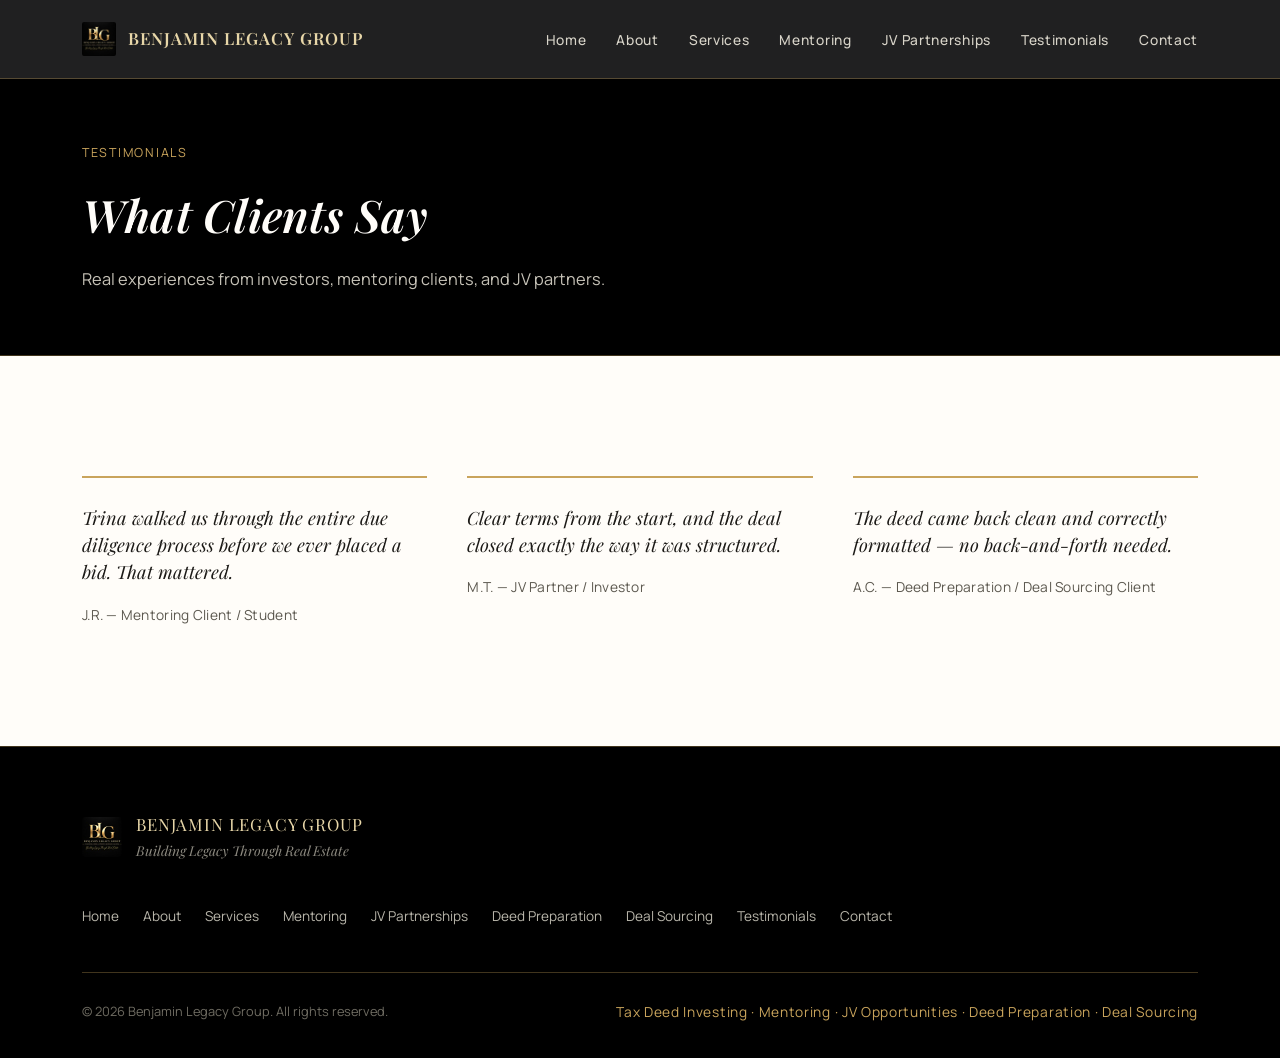
<file: testimonials.html>
<!DOCTYPE html>
<html lang="en">
<head>
<meta charset="UTF-8">
<meta name="viewport" content="width=device-width, initial-scale=1.0">
<title>Testimonials — Benjamin Legacy Group</title>
  <link rel="icon" type="image/jpeg" href="images/logo-small.jpg">
<link rel="preconnect" href="https://fonts.googleapis.com">
<link rel="preconnect" href="https://fonts.gstatic.com" crossorigin>
<link href="https://fonts.googleapis.com/css2?family=Playfair+Display:ital,wght@0,500;0,600;0,700;1,500;1,600&family=Manrope:wght@400;500;600;700&display=swap" rel="stylesheet">
<link rel="stylesheet" href="styles.css">
</head>
<body>

<nav class="site-nav">
  <div class="nav-row">
    <a href="index.html" class="brand-mark">
      <img src="images/logo-small.jpg" alt="Benjamin Legacy Group mark">
      <span>BENJAMIN&nbsp;LEGACY&nbsp;GROUP</span>
    </a>
    <button class="nav-toggle" id="navToggle" aria-expanded="false" aria-controls="navLinks">Menu</button>
    <ul class="nav-links" id="navLinks">
      <li><a href="index.html">Home</a></li>
      <li><a href="about.html">About</a></li>
      <li class="has-dropdown">
        <a href="services.html">Services</a>
        <ul class="dropdown">
          <li><a href="deed-prep.html">Deed Preparation</a></li>
          <li><a href="deal-sourcing.html">Deal Sourcing</a></li>
        </ul>
      </li>
      <li><a href="mentoring.html">Mentoring</a></li>
      <li><a href="jv.html">JV Partnerships</a></li>
      <li><a href="testimonials.html">Testimonials</a></li>
      <li><a href="contact.html">Contact</a></li>
    </ul>
  </div>
</nav>

<div class="page-header">
  <div class="container">
    <div class="eyebrow">Testimonials</div>
    <h1>What Clients Say</h1>
    <p>Real experiences from investors, mentoring clients, and JV partners.</p>
  </div>
</div>

<section class="on-white">
  <div class="container">
   

    <div class="testimonial-grid">
      <div class="testimonial">
        <p class="quote">Trina walked us through the entire due diligence process before we ever placed a bid. That mattered.</p>
        <div class="attr">J.R. — Mentoring Client / Student</div>
      </div>
      <div class="testimonial">
        <p class="quote">Clear terms from the start, and the deal closed exactly the way it was structured.</p>
        <div class="attr">M.T. — JV Partner / Investor</div>
      </div>
      <div class="testimonial">
        <p class="quote">The deed came back clean and correctly formatted — no back-and-forth needed.</p>
        <div class="attr">A.C. — Deed Preparation / Deal Sourcing Client</div>
      </div>
    </div>
  </div>
</section>

<footer>
  <div class="container">
    <div class="footer-top">
      <div class="footer-brand">
        <img src="images/logo-small.jpg" alt="Benjamin Legacy Group mark">
        <div class="footer-brand-text">
          <div class="name">BENJAMIN LEGACY GROUP</div>
          <div class="tag">Building Legacy Through Real Estate</div>
        </div>
      </div>
      <ul class="footer-nav">
        <li><a href="index.html">Home</a></li>
        <li><a href="about.html">About</a></li>
        <li><a href="services.html">Services</a></li>
        <li><a href="mentoring.html">Mentoring</a></li>
        <li><a href="jv.html">JV Partnerships</a></li>
        <li><a href="deed-prep.html">Deed Preparation</a></li>
        <li><a href="deal-sourcing.html">Deal Sourcing</a></li>
        <li><a href="testimonials.html">Testimonials</a></li>
        <li><a href="contact.html">Contact</a></li>
      </ul>
    </div>
    <div class="footer-bottom">
      <span>&copy; 2026 Benjamin Legacy Group. All rights reserved.</span>
      <span class="services-line">Tax Deed Investing · Mentoring · JV Opportunities · Deed Preparation · Deal Sourcing</span>
    </div>
  </div>
</footer>

<script src="nav.js"></script>
</body>
</html>
</file>
<file: styles.css>
:root{
    --black:#000000;
    --charcoal:#0a0705;
    --charcoal-2:#120e0a;
    --gold:#c9a45c;
    --gold-light:#e7d6a8;
    --gold-deep:#8a6a2f;
    --off-white:#f6f3ec;
    --white:#fffdf9;
    --ink:#1c1a17;
    --ink-soft:#5c584f;
    --hairline: rgba(201,164,92,0.35);
    --hairline-dark: rgba(201,164,92,0.32);
    --serif: 'Playfair Display', Georgia, serif;
    --sans: 'Manrope', -apple-system, BlinkMacSystemFont, 'Segoe UI', sans-serif;
    --max: 1180px;
  }

  *{box-sizing:border-box;}
  html{scroll-behavior:smooth;}
  @media (prefers-reduced-motion: reduce){
    html{scroll-behavior:auto;}
    *{animation-duration:0.001ms !important; animation-iteration-count:1 !important; transition-duration:0.001ms !important;}
  }
  body{
    margin:0;
    font-family:var(--sans);
    color:var(--ink);
    background:var(--white);
    line-height:1.65;
    -webkit-font-smoothing:antialiased;
  }
  h1,h2,h3,h4{
    font-family:var(--serif);
    font-weight:600;
    margin:0 0 0.5em;
    letter-spacing:0.005em;
  }
  p{margin:0 0 1em;}
  a{color:inherit;}
  img{max-width:100%; display:block;}
  .container{
    max-width:var(--max);
    margin:0 auto;
    padding:0 32px;
  }
  section{padding:120px 0;}
  @media (max-width:720px){
    section{padding:76px 0;}
    .container{padding:0 22px;}
  }

  /* ---------- Focus states ---------- */
  a:focus-visible, button:focus-visible, select:focus-visible, input:focus-visible, textarea:focus-visible{
    outline:2px solid var(--gold);
    outline-offset:3px;
  }

  /* ---------- Nav ---------- */
  .site-nav{
    position:sticky; top:0; z-index:100;
    background:rgba(14,14,15,0.92);
    backdrop-filter:saturate(140%) blur(10px);
    border-bottom:1px solid var(--hairline-dark);
  }
  .nav-row{
    max-width:var(--max); margin:0 auto; padding:0 32px;
    display:flex; align-items:center; justify-content:space-between;
    height:78px;
  }
  .brand-mark{
    display:flex; align-items:center; gap:12px;
    text-decoration:none; color:var(--white);
  }
  .brand-mark img{height:34px; width:34px; object-fit:cover; border-radius:2px;}
  .brand-mark span{
    font-family:var(--serif); font-weight:600; font-size:1.05rem;
    letter-spacing:0.06em; color:var(--gold-light);
  }
  .nav-links{
    display:flex; gap:30px; list-style:none; margin:0; padding:0;
  }
  .nav-links a{
    font-size:0.86rem; text-decoration:none; color:#d8d4c9;
    letter-spacing:0.05em; font-weight:500;
    padding:8px 0; border-bottom:1px solid transparent;
    transition:color .2s ease, border-color .2s ease;
    white-space:nowrap;
  }
  .nav-links a:hover{color:var(--gold-light); border-color:var(--gold);}
  .has-dropdown{position:relative;}
  .dropdown{
    position:absolute; top:100%; left:-14px;
    min-width:200px; margin:0; padding:8px 0; list-style:none;
    background:var(--black); border:1px solid var(--hairline-dark);
    opacity:0; visibility:hidden; transform:translateY(6px);
    transition:opacity .18s ease, transform .18s ease, visibility .18s;
  }
  .has-dropdown:hover .dropdown, .has-dropdown:focus-within .dropdown{
    opacity:1; visibility:visible; transform:translateY(0);
  }
  .dropdown a{display:block; padding:11px 20px; font-size:0.82rem; border-bottom:none;}
  .dropdown a:hover{background:rgba(201,164,92,0.08);}
  .nav-toggle{
    display:none; background:none; border:1px solid var(--hairline);
    color:var(--gold-light); font-size:0.8rem; letter-spacing:0.05em;
    padding:9px 16px; cursor:pointer; font-family:var(--sans);
  }
  @media (max-width:960px){
    .nav-links{
      position:absolute; top:78px; left:0; right:0;
      background:var(--black);
      flex-direction:column; gap:0;
      max-height:0; overflow:hidden;
      border-bottom:1px solid var(--hairline-dark);
      transition:max-height .3s ease;
    }
    .nav-links.open{max-height:520px;}
    .nav-links a{
      display:block; padding:16px 32px; border-bottom:1px solid var(--hairline-dark);
      width:100%;
    }
    .nav-toggle{display:block;}
    .dropdown{
      position:static; opacity:1; visibility:visible; transform:none;
      border:none; padding:0; background:transparent;
    }
    .dropdown a{padding:12px 32px 12px 52px; font-size:0.8rem; color:#a9a59a; border-bottom:1px solid var(--hairline-dark);}
  }
@media (max-width:480px){
  .brand-mark span{display:none;}
}

  /* ---------- Hero ---------- */
  .hero{
    background:
      radial-gradient(ellipse 900px 500px at 50% -10%, rgba(201,164,92,0.10), transparent 60%),
      var(--black);
    color:var(--white);
    padding:96px 0 110px;
    text-align:center;
    position:relative;
    overflow:hidden;
  }
  .hero::before{
    content:"";
    position:absolute; inset:0;
    background-image:
      linear-gradient(var(--hairline-dark) 1px, transparent 1px),
      linear-gradient(90deg, var(--hairline-dark) 1px, transparent 1px);
    background-size:64px 64px;
    opacity:0.12;
    mask-image:radial-gradient(ellipse 70% 60% at 50% 20%, black, transparent 75%);
  }
  .hero-skyline{
    position:absolute; left:0; right:0; bottom:0; height:190px;
    z-index:0; opacity:0.5;
    pointer-events:none;
  }
  .hero-inner{position:relative; z-index:1; max-width:900px; margin:0 auto;}
  .hero-logo{
    width:min(320px, 56vw);
    margin:0 auto 40px;
    opacity:0;
    animation: hero-rise .9s ease-out .1s forwards;
  }
  .hero-logo img{border-radius:4px;}
  .hero-kicker{
    font-size:0.78rem; letter-spacing:0.16em; text-transform:uppercase;
    color:var(--gold);
    margin-bottom:22px;
    opacity:0;
    animation: hero-rise .9s ease-out .45s forwards;
  }
  .hero h1{
    font-size:clamp(1.5rem, 3.4vw, 2.6rem);
    font-style:italic;
    font-weight:500;
    color:var(--white);
    line-height:1.2;
    margin-bottom:22px;
    white-space:normal;
    opacity:0;
    animation: hero-rise .9s ease-out .3s forwards;
  }
  @media (min-width:600px){
    .hero h1{white-space:nowrap;}
  }
  .hero-sub{
    font-size:1.05rem;
    color:#c7c3b8;
    max-width:540px;
    margin:0 auto 42px;
    opacity:0;
    animation: hero-rise .9s ease-out .6s forwards;
  }
  .hero-ctas{
    display:flex; gap:18px; justify-content:center; flex-wrap:wrap;
    opacity:0;
    animation: hero-rise .9s ease-out .75s forwards;
  }
  @keyframes hero-rise{
    from{opacity:0; transform:translateY(14px);}
    to{opacity:1; transform:translateY(0);}
  }

  .btn{
    display:inline-block;
    padding:15px 32px;
    font-family:var(--sans);
    font-size:0.88rem;
    font-weight:600;
    letter-spacing:0.04em;
    text-decoration:none;
    border:1px solid transparent;
    cursor:pointer;
    transition:background .2s ease, color .2s ease, border-color .2s ease;
  }
  .btn-gold{background:var(--gold); color:var(--black);}
  .btn-gold:hover{background:var(--gold-light);}
  .btn-outline{border-color:var(--hairline); color:var(--white); background:transparent;}
  .btn-outline:hover{border-color:var(--gold); color:var(--gold-light);}
  .btn-outline-ink{border-color:rgba(28,26,23,0.3); color:var(--ink); background:transparent;}
  .btn-outline-ink:hover{border-color:var(--gold-deep); color:var(--gold-deep);}

  /* ---------- Section headers ---------- */
  .section-head{max-width:640px; margin-bottom:64px;}
  .section-head h2{font-size:clamp(1.9rem, 3.6vw, 2.7rem); line-height:1.2;}
  .section-head p{font-size:1.05rem;}
  .on-dark .section-head h2{color:var(--white);}
  .on-dark .section-head p{color:#c7c3b8;}
  .on-light .section-head h2{color:var(--ink);}
  .on-light .section-head p{color:var(--ink-soft);}
  .rule{
    width:52px; height:2px; background:var(--gold); margin-bottom:22px;
  }

  .on-dark{background:var(--black); color:var(--white);}
  .on-charcoal{background:var(--charcoal); color:var(--white);}
  .on-light{background:var(--off-white); color:var(--ink);}
  .on-white{background:var(--white); color:var(--ink);}

  /* ---------- Services (numbered, visual hierarchy) ---------- */
  .service-row{
    display:grid;
    grid-template-columns:120px 1fr;
    gap:36px;
    padding:44px 0;
    border-top:1px solid var(--hairline);
    align-items:start;
  }
  .service-row:last-child{border-bottom:1px solid var(--hairline);}
  .service-num{
    font-family:var(--serif); font-style:italic; font-weight:600;
    font-size:2.6rem; line-height:1; color:var(--gold);
  }
  .service-row h3{font-size:1.5rem; color:var(--ink); margin-bottom:10px;}
  .service-row p{color:var(--ink-soft); margin:0; max-width:560px; font-size:1.02rem;}
  @media (max-width:720px){
    .service-row{grid-template-columns:56px 1fr; gap:20px; padding:32px 0;}
    .service-num{font-size:1.8rem;}
  }

  /* ---------- Founder teaser ---------- */
  .founder-teaser{
    display:grid; grid-template-columns:1fr 1fr; gap:64px; align-items:center;
  }
  .founder-teaser .tag{
    font-size:0.78rem; letter-spacing:0.14em; text-transform:uppercase; color:var(--gold);
    margin-bottom:16px;
  }
  .founder-teaser h2{color:var(--white); font-size:clamp(1.8rem,3.2vw,2.4rem);}
  .founder-teaser p{color:#c7c3b8; font-size:1.05rem;}
  @media (max-width:860px){
    .founder-teaser{grid-template-columns:1fr;}
  }
  .founder-quote{
    font-family:var(--serif); font-style:italic; font-weight:500;
    font-size:clamp(1.5rem,2.6vw,2rem);
    color:var(--gold-light);
    border-left:2px solid var(--gold);
    padding-left:28px;
    line-height:1.4;
  }
  .founder-photo-frame{
    position:relative;
    border:1px solid var(--hairline);
    padding:14px;
  }
  .founder-photo-frame img{
    width:100%; height:auto; display:block; filter:grayscale(8%);
  }
  .founder-photo-cap{
    display:flex; justify-content:space-between; align-items:baseline;
    padding-top:14px; border-top:1px solid var(--hairline-dark); margin-top:14px;
  }
  .founder-photo-cap .fp-name{
    font-family:var(--serif); font-style:italic; color:var(--gold-light); font-size:1.05rem;
  }
  .founder-photo-cap .fp-role{
    font-size:0.76rem; letter-spacing:0.08em; text-transform:uppercase; color:#8d8a80;
  }

  /* ---------- About ---------- */
  .about-grid{
    display:grid; grid-template-columns:1.1fr 0.9fr; gap:72px;
  }
  @media (max-width:860px){
    .about-grid{grid-template-columns:1fr; gap:40px;}
  }
  .about-copy p{color:var(--ink-soft); font-size:1.04rem;}
  .about-side{
    border-left:1px solid var(--hairline);
    padding-left:40px;
  }
  @media (max-width:860px){
    .about-side{border-left:none; border-top:1px solid var(--hairline); padding-left:0; padding-top:32px;}
  }
  .about-side .founder-quote{border-left:none; padding-left:0;}
  .about-side .signoff{
    margin-top:28px; font-size:0.95rem; color:var(--ink-soft);
  }

  /* ---------- Pathway / process steps (genuine sequences) ---------- */
  .pathway{
    display:flex; flex-direction:column;
  }
  .pathway-step{
    display:grid; grid-template-columns:56px 1fr; gap:26px;
    padding-bottom:36px; position:relative;
  }
  .pathway-step:last-child{padding-bottom:0;}
  .pathway-marker{
    display:flex; flex-direction:column; align-items:center;
  }
  .pathway-dot{
    width:12px; height:12px; border-radius:50%;
    background:var(--gold); flex:none;
    margin-top:6px;
  }
  .pathway-line{
    width:1px; flex:1;
    background:var(--hairline-dark);
    margin-top:6px;
  }
  .on-light .pathway-line{background:var(--hairline);}
  .pathway-step:last-child .pathway-line{display:none;}
  .pathway-body h4{
    font-size:1.18rem; margin-bottom:6px;
  }
  .on-dark .pathway-body h4{color:var(--white);}
  .on-light .pathway-body h4{color:var(--ink);}
  .pathway-body p{
    margin:0; font-size:0.98rem;
  }
  .on-dark .pathway-body p{color:#b9b6ab;}
  .on-light .pathway-body p{color:var(--ink-soft);}

  .mentoring-close{
    margin-top:48px; padding-top:40px; border-top:1px solid var(--hairline-dark);
    max-width:640px; color:#c7c3b8; font-size:1.02rem;
  }
  .tag-strip{
    display:flex; flex-wrap:wrap; gap:12px; margin-bottom:56px;
  }
  .tag-strip span{
    border:1px solid var(--hairline); color:var(--gold-light);
    font-size:0.82rem; letter-spacing:0.03em;
    padding:9px 18px;
  }

  /* ---------- JV process (horizontal on wide) ---------- */
  .jv-flow{
    display:grid; grid-template-columns:repeat(3,1fr); gap:34px 40px;
    margin-bottom:52px;
  }
  @media (max-width:860px){ .jv-flow{grid-template-columns:1fr;} }
  .jv-step{
    border-top:2px solid var(--gold);
    padding-top:18px;
  }
  .jv-step .step-no{
    font-family:var(--serif); font-style:italic; color:var(--gold-deep);
    font-size:1rem; margin-bottom:10px; display:block;
  }
  .jv-step h4{font-size:1.08rem; margin-bottom:8px; color:var(--ink);}
  .jv-step p{font-size:0.96rem; color:var(--ink-soft); margin:0;}

  /* ---------- Deed prep two-column ---------- */
  .deed-columns{
    display:grid; grid-template-columns:1fr 1fr; gap:56px;
    margin-bottom:50px;
  }
  @media (max-width:720px){ .deed-columns{grid-template-columns:1fr;} }
  .deed-col h4{
    font-size:0.8rem; letter-spacing:0.1em; text-transform:uppercase;
    color:var(--gold); margin-bottom:20px; font-family:var(--sans); font-weight:700;
  }
  .deed-col ul{
    list-style:none; margin:0; padding:0;
  }
  .deed-col li{
    padding:14px 0; border-top:1px solid var(--hairline-dark);
    color:#d3cfc3; font-size:0.98rem;
  }
  .deed-col li:last-child{border-bottom:1px solid var(--hairline-dark);}
  .deed-note{
    font-size:0.85rem; color:#8d8a80; font-style:italic; margin-top:10px;
  }
  .disclaimer-box{
    border:1px solid var(--hairline-dark);
    padding:22px 26px;
    font-size:0.92rem;
    color:#c7c3b8;
    max-width:640px;
  }
  .addon-box{
    border-left:2px solid var(--gold);
    padding:6px 0 6px 24px;
    max-width:640px;
    margin-bottom:36px;
  }
  .addon-box .addon-label{
    font-size:0.78rem; letter-spacing:0.1em; text-transform:uppercase;
    color:var(--gold); margin-bottom:8px; display:block;
  }
  .addon-box p{color:#c7c3b8; font-size:0.98rem; margin:0;}

  /* ---------- Testimonials ---------- */
  .testimonial-note{
    font-size:0.85rem; color:var(--ink-soft); font-style:italic; margin-bottom:44px;
  }
  .testimonial-grid{
    display:grid; grid-template-columns:repeat(3,1fr); gap:40px;
  }
  @media (max-width:860px){ .testimonial-grid{grid-template-columns:1fr;} }
  .testimonial{
    padding-top:26px; border-top:2px solid var(--gold);
  }
  .testimonial p.quote{
    font-family:var(--serif); font-style:italic; font-size:1.14rem;
    color:var(--ink); line-height:1.5; margin-bottom:18px;
  }
  .testimonial .attr{
    font-size:0.86rem; color:var(--ink-soft); letter-spacing:0.02em;
  }

  /* ---------- Contact ---------- */
  .contact-grid{
    display:grid; grid-template-columns:1fr 1fr; gap:70px; align-items:start;
  }
  @media (max-width:860px){ .contact-grid{grid-template-columns:1fr; gap:40px;} }
  .contact-info h3{color:var(--white); font-size:1.4rem; margin-bottom:14px;}
  .contact-info p{color:#c7c3b8;}
  .contact-line{
    display:flex; gap:12px; margin-bottom:10px; font-size:0.98rem; color:#d3cfc3;
  }
  .contact-line a{
    text-decoration: none;
  }
  .contact-line span.label{color:var(--gold); min-width:64px; display:inline-block;}
  form.contact-form{display:grid; gap:18px;}
  .field{display:flex; flex-direction:column; gap:8px;}
  .field label{font-size:0.82rem; letter-spacing:0.04em; color:var(--gold-light);}
  .field input, .field select, .field textarea{
    background:var(--charcoal-2);
    border:1px solid var(--hairline-dark);
    color:var(--white);
    padding:13px 14px;
    font-family:var(--sans);
    font-size:0.96rem;
  }
  .field textarea{resize:vertical; min-height:110px;}
  .field input::placeholder, .field textarea::placeholder{color:#7a776d;}

  /* ---------- Footer ---------- */
  footer{background:var(--black); border-top:1px solid var(--hairline-dark); padding:64px 0 34px;}
  .footer-top{
    display:flex; justify-content:space-between; flex-wrap:wrap; gap:40px;
    padding-bottom:44px; border-bottom:1px solid var(--hairline-dark); margin-bottom:28px;
  }
  .footer-brand{display:flex; align-items:center; gap:14px;}
  .footer-brand img{height:40px; width:40px; border-radius:3px;}
  .footer-brand-text .name{font-family:var(--serif); color:var(--gold-light); font-size:1.05rem; letter-spacing:0.05em;}
  .footer-brand-text .tag{font-size:0.85rem; color:#8d8a80; font-style:italic; font-family:var(--serif);}
  .footer-nav{display:flex; gap:24px; flex-wrap:wrap; list-style:none; margin:0; padding:0;}
  .footer-nav a{font-size:0.85rem; color:#b9b6ab; text-decoration:none;}
  .footer-nav a:hover{color:var(--gold);}
  .footer-bottom{
    display:flex; justify-content:space-between; flex-wrap:wrap; gap:12px;
    font-size:0.8rem; color:#6f6c62;
  }

  .services-line{
    font-size:0.86rem; letter-spacing:0.05em; color:var(--gold);
  }

/* ---------- Interior page header (used on non-home pages) ---------- */
.page-header{
  padding:64px 0 46px;
  background:var(--black);
  color:var(--white);
  border-bottom:1px solid var(--hairline-dark);
}
.page-header .eyebrow{
  font-size:0.78rem; letter-spacing:0.14em; text-transform:uppercase;
  color:var(--gold); margin-bottom:14px;
}
.page-header h1{
  font-size:clamp(1.9rem, 3.6vw, 2.8rem);
  font-style:italic; color:var(--white); margin:0;
}
.page-header p{
  color:#c7c3b8; max-width:600px; margin-top:14px; font-size:1.02rem;
}

/* ---------- Link-out from a service row to its own page ---------- */
.service-link{
  display:inline-block; margin-top:12px;
  font-size:0.86rem; color:var(--gold-deep);
  text-decoration:none; border-bottom:1px solid var(--hairline);
  padding-bottom:2px;
}
.service-link:hover{color:var(--gold-deep); border-color:var(--gold-deep);}

/* ---------- Contact form success state ---------- */
.form-success{
  display:none; margin-top:6px; padding:16px 20px;
  border:1px solid var(--hairline); color:var(--gold-light); font-size:0.92rem;
}
.form-success.visible{display:block;}
</file>
